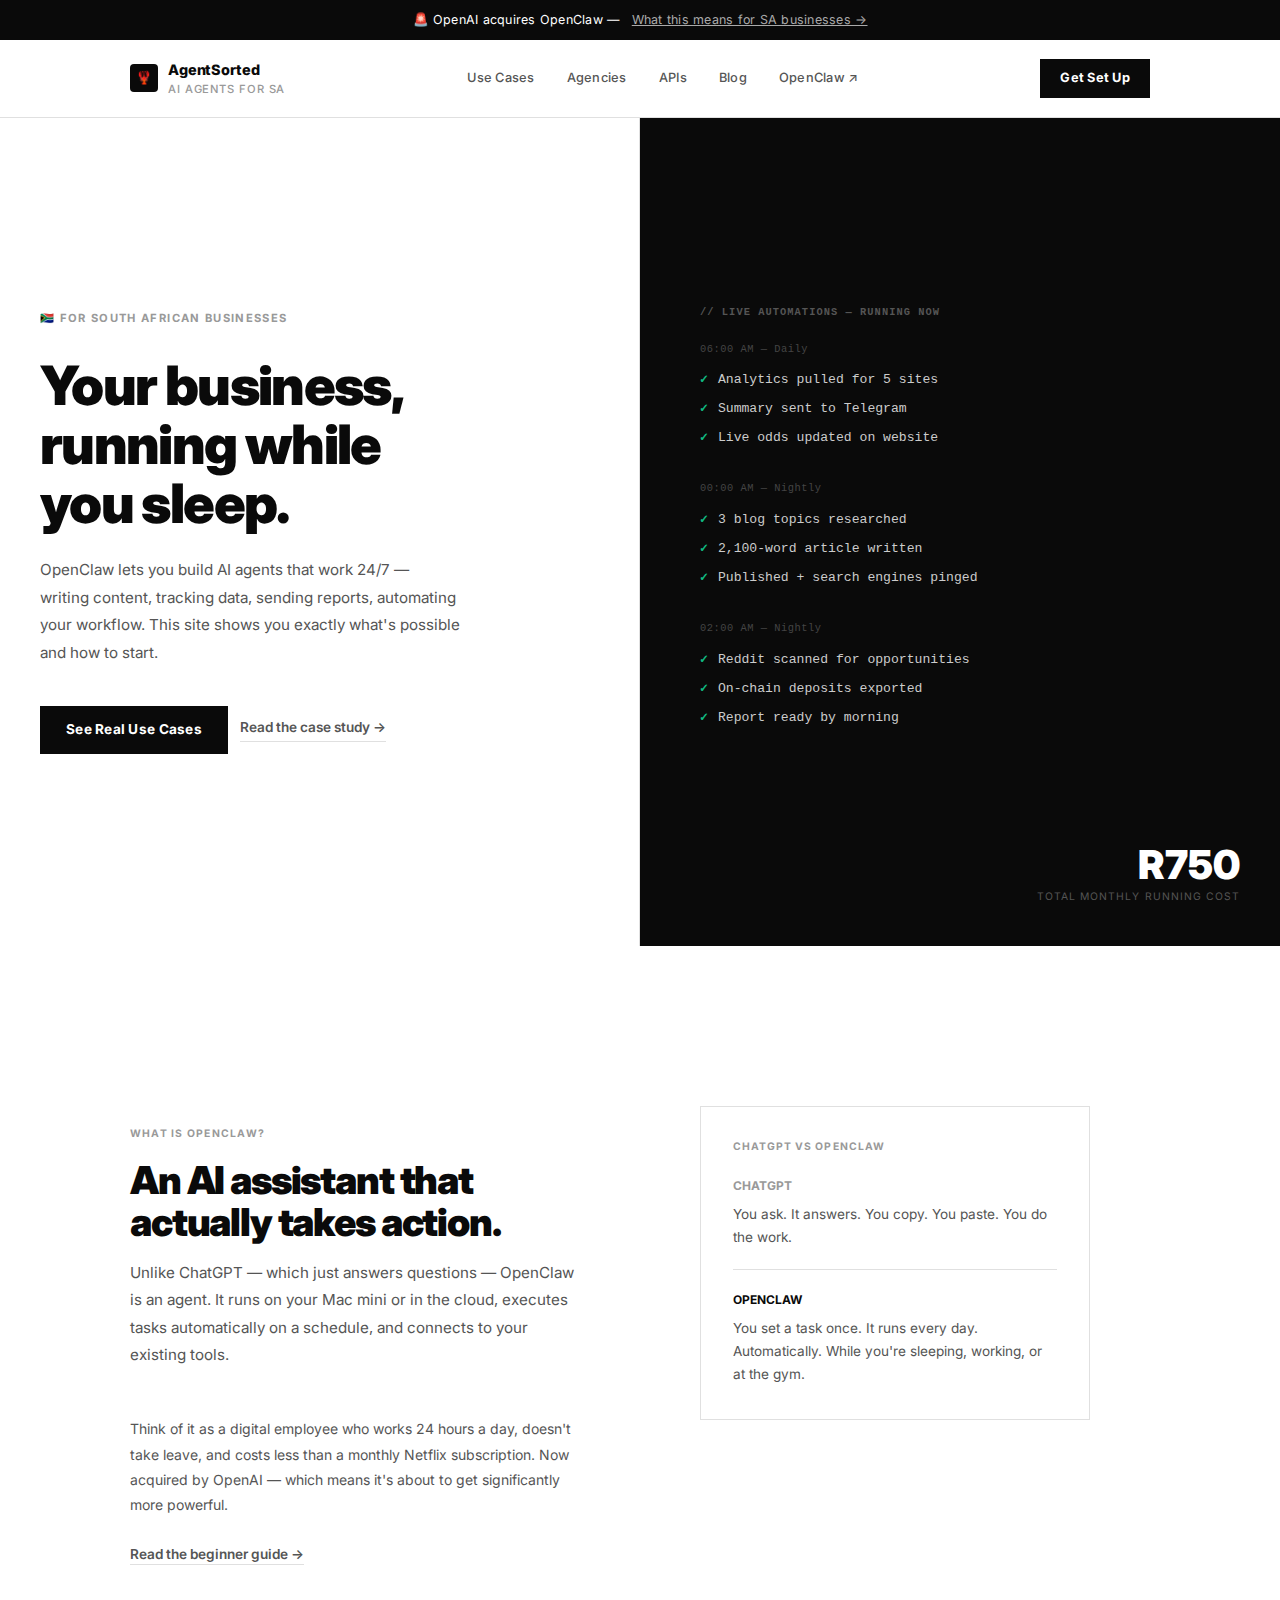
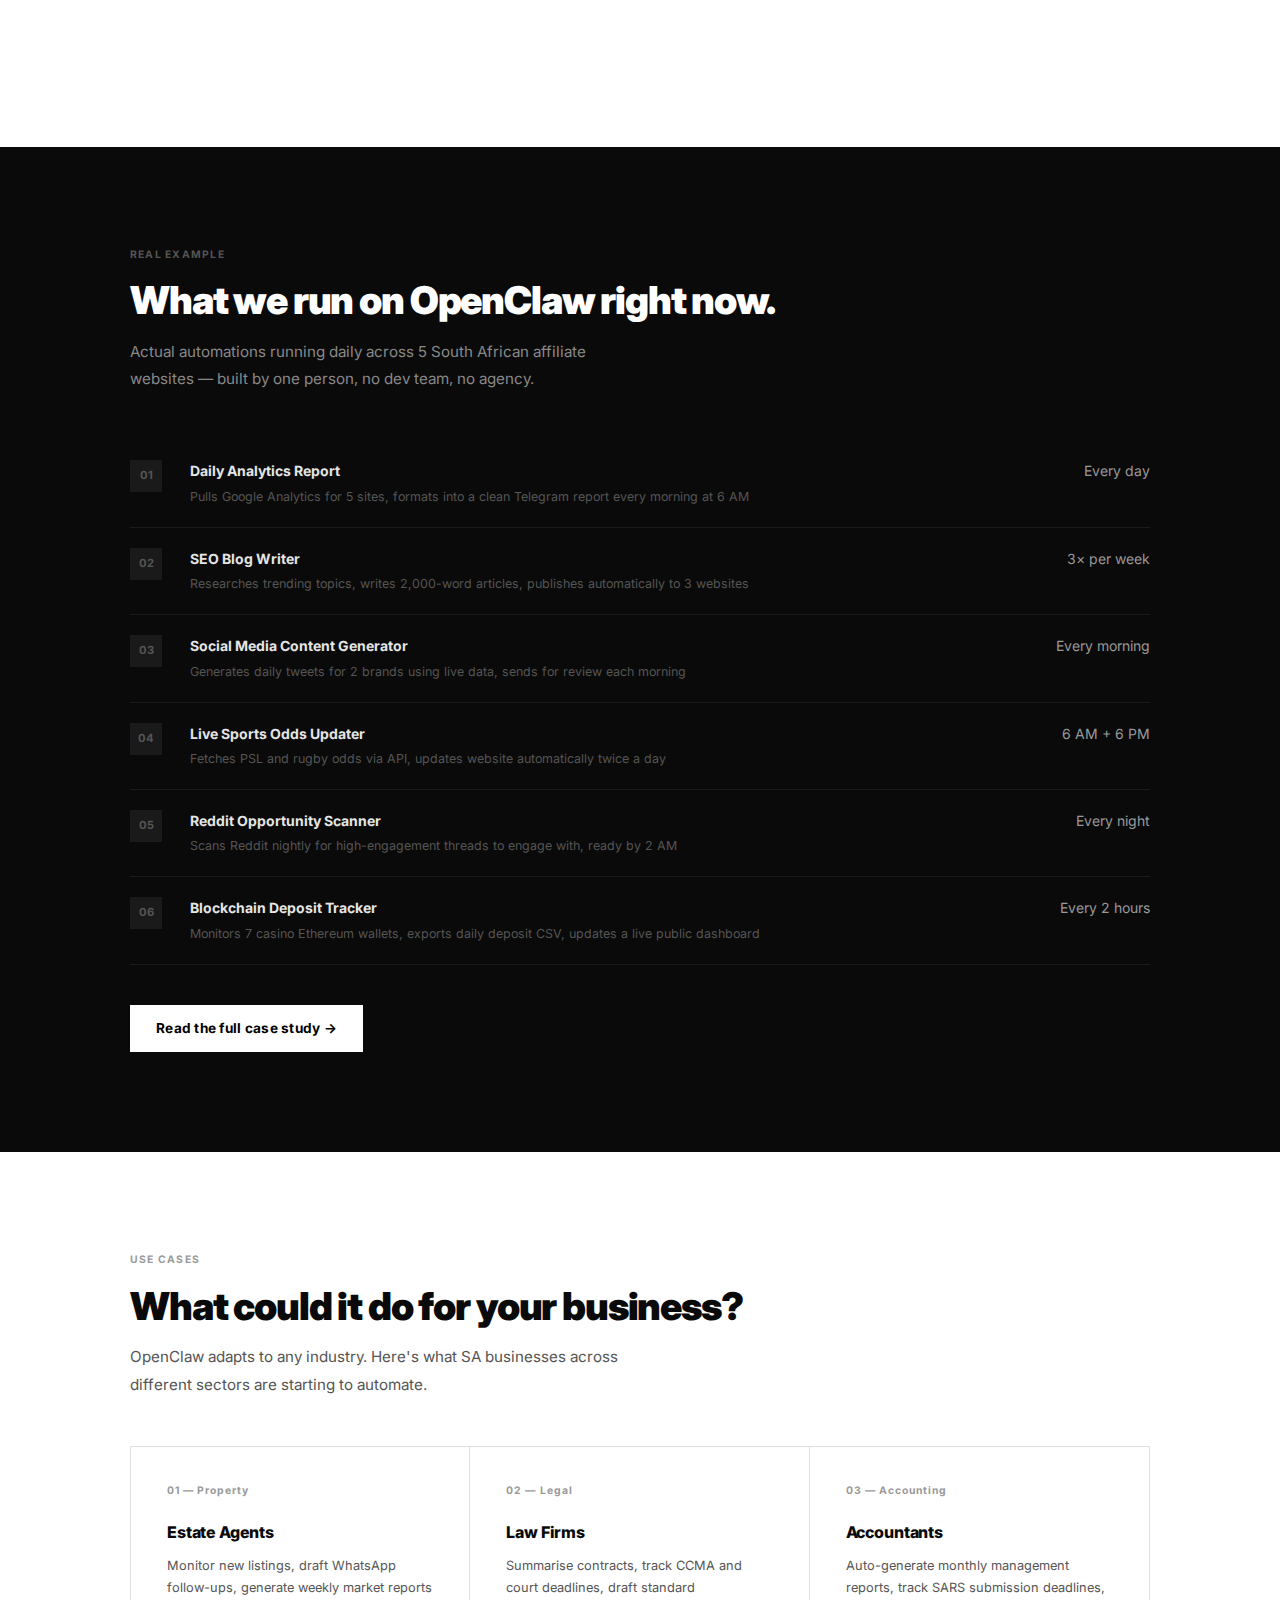
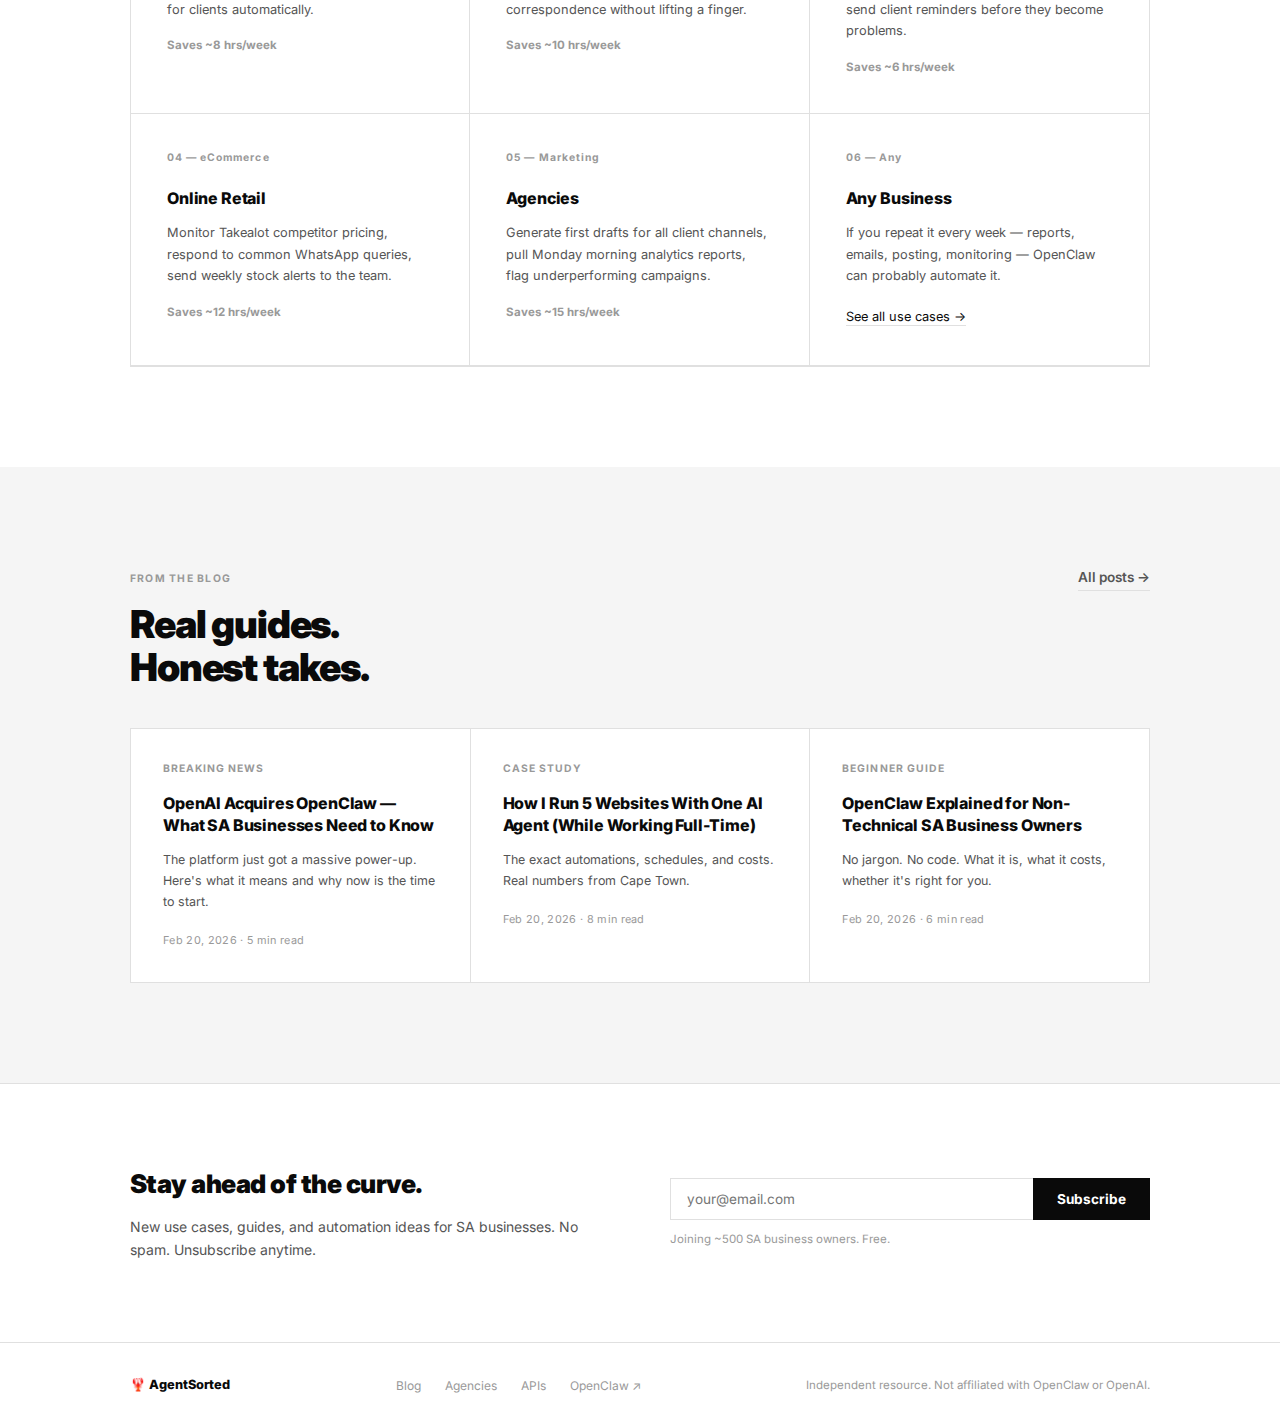
<file: index.html>
<!DOCTYPE html>
<html lang="en">
<head>
  <meta charset="UTF-8">
  <meta name="viewport" content="width=device-width, initial-scale=1.0">
  <title>AgentSorted — AI Agents for South African Businesses</title>
  <meta name="description" content="Real-world guides, use cases and automations for South African businesses using AI agents. See what's possible.">
  <link rel="stylesheet" href="/style.css">
  <link rel="preconnect" href="https://fonts.googleapis.com">
  <link href="https://fonts.googleapis.com/css2?family=Inter:wght@400;500;600;700;800;900&display=swap" rel="stylesheet">
</head>
<body>

  <!-- News strip -->
  <div class="news-strip">
    <span>🚨 OpenAI acquires OpenClaw — </span>
    <a href="/blog/openai-acquires-openclaw.html">What this means for SA businesses →</a>
  </div>

  <!-- Header -->
  <header class="site-header">
    <div class="container">
      <div class="header-inner">
        <a href="/" class="brand">
          <div class="brand-logo">🦞</div>
          <div>
            <div class="brand-name">AgentSorted</div>
            <div class="brand-sub">AI Agents for SA</div>
          </div>
        </a>
        <nav class="header-nav">
          <a href="/use-cases.html" class="nav-link">Use Cases</a>
          <a href="/agencies.html" class="nav-link">Agencies</a>
          <a href="/apis.html" class="nav-link">APIs</a>
          <a href="/blog/index.html" class="nav-link">Blog</a>
          <a href="https://openclaw.ai" class="nav-link" target="_blank" rel="noopener">OpenClaw ↗</a>
        </nav>
        <div class="header-right">
          <a href="/agencies.html#get-started" class="nav-cta">Get Set Up</a>
        </div>
      </div>
    </div>
  </header>

  <!-- Hero -->
  <section class="hero">
    <div class="hero-left">
      <div class="hero-eyebrow">🇿🇦 For South African businesses</div>
      <h1>Your business,<br>running while<br>you sleep.</h1>
      <p class="hero-desc">OpenClaw lets you build AI agents that work 24/7 — writing content, tracking data, sending reports, automating your workflow. This site shows you exactly what's possible and how to start.</p>
      <div class="hero-actions">
        <a href="/use-cases.html" class="btn-black">See Real Use Cases</a>
        <a href="/blog/5-websites-one-ai-agent.html" class="btn-ghost">Read the case study →</a>
      </div>
    </div>
    <div class="hero-right">
      <div class="hero-terminal">
        <div class="t-label">// Live automations — running now</div>
        <div class="t-block">
          <div class="t-time">06:00 AM — Daily</div>
          <div class="t-line"><span class="tick">✓</span> Analytics pulled for 5 sites</div>
          <div class="t-line"><span class="tick">✓</span> Summary sent to Telegram</div>
          <div class="t-line"><span class="tick">✓</span> Live odds updated on website</div>
        </div>
        <div class="t-block">
          <div class="t-time">00:00 AM — Nightly</div>
          <div class="t-line"><span class="tick">✓</span> 3 blog topics researched</div>
          <div class="t-line"><span class="tick">✓</span> 2,100-word article written</div>
          <div class="t-line"><span class="tick">✓</span> Published + search engines pinged</div>
        </div>
        <div class="t-block">
          <div class="t-time">02:00 AM — Nightly</div>
          <div class="t-line"><span class="tick">✓</span> Reddit scanned for opportunities</div>
          <div class="t-line"><span class="tick">✓</span> On-chain deposits exported</div>
          <div class="t-line"><span class="tick">✓</span> Report ready by morning</div>
        </div>
      </div>
      <div class="hero-stat">
        <div class="num">R750</div>
        <div class="lbl">Total monthly running cost</div>
      </div>
    </div>
  </section>

  <!-- What is OpenClaw -->
  <section class="section">
    <div class="container">
      <div class="split">
        <div class="split-text">
          <div class="s-eyebrow">What is OpenClaw?</div>
          <h2 class="s-title">An AI assistant that actually takes action.</h2>
          <p class="s-sub">Unlike ChatGPT — which just answers questions — OpenClaw is an agent. It runs on your Mac mini or in the cloud, executes tasks automatically on a schedule, and connects to your existing tools.</p>
          <p style="font-size:0.875rem;color:var(--text2);line-height:1.8;margin-bottom:24px;">Think of it as a digital employee who works 24 hours a day, doesn't take leave, and costs less than a monthly Netflix subscription. Now acquired by OpenAI — which means it's about to get significantly more powerful.</p>
          <a href="/blog/openclaw-for-beginners.html" class="btn-ghost">Read the beginner guide →</a>
        </div>
        <div class="split-visual" style="padding-left:60px;">
          <div style="border:1px solid var(--mid);padding:32px;">
            <div style="font-size:0.65rem;font-weight:700;text-transform:uppercase;letter-spacing:0.1em;color:var(--text3);margin-bottom:20px;">ChatGPT vs OpenClaw</div>
            <div style="margin-bottom:20px;">
              <div style="font-size:0.75rem;font-weight:700;margin-bottom:8px;color:var(--text3);">CHATGPT</div>
              <div style="font-size:0.85rem;color:var(--text2);line-height:1.7;">You ask. It answers. You copy. You paste. You do the work.</div>
            </div>
            <div style="height:1px;background:var(--mid);margin:20px 0;"></div>
            <div>
              <div style="font-size:0.75rem;font-weight:700;margin-bottom:8px;">OPENCLAW</div>
              <div style="font-size:0.85rem;color:var(--text2);line-height:1.7;">You set a task once. It runs every day. Automatically. While you're sleeping, working, or at the gym.</div>
            </div>
          </div>
        </div>
      </div>
    </div>
  </section>

  <!-- Real automations -->
  <section class="section bg-black">
    <div class="container">
      <div class="s-eyebrow">Real Example</div>
      <h2 class="s-title" style="color:white;">What we run on OpenClaw right now.</h2>
      <p class="s-sub">Actual automations running daily across 5 South African affiliate websites — built by one person, no dev team, no agency.</p>

      <table class="auto-table">
        <tbody>
          <tr>
            <td><div class="auto-num">01</div></td>
            <td>
              <div class="auto-name">Daily Analytics Report</div>
              <div class="auto-desc">Pulls Google Analytics for 5 sites, formats into a clean Telegram report every morning at 6 AM</div>
            </td>
            <td>Every day</td>
          </tr>
          <tr>
            <td><div class="auto-num">02</div></td>
            <td>
              <div class="auto-name">SEO Blog Writer</div>
              <div class="auto-desc">Researches trending topics, writes 2,000-word articles, publishes automatically to 3 websites</div>
            </td>
            <td>3× per week</td>
          </tr>
          <tr>
            <td><div class="auto-num">03</div></td>
            <td>
              <div class="auto-name">Social Media Content Generator</div>
              <div class="auto-desc">Generates daily tweets for 2 brands using live data, sends for review each morning</div>
            </td>
            <td>Every morning</td>
          </tr>
          <tr>
            <td><div class="auto-num">04</div></td>
            <td>
              <div class="auto-name">Live Sports Odds Updater</div>
              <div class="auto-desc">Fetches PSL and rugby odds via API, updates website automatically twice a day</div>
            </td>
            <td>6 AM + 6 PM</td>
          </tr>
          <tr>
            <td><div class="auto-num">05</div></td>
            <td>
              <div class="auto-name">Reddit Opportunity Scanner</div>
              <div class="auto-desc">Scans Reddit nightly for high-engagement threads to engage with, ready by 2 AM</div>
            </td>
            <td>Every night</td>
          </tr>
          <tr>
            <td><div class="auto-num">06</div></td>
            <td>
              <div class="auto-name">Blockchain Deposit Tracker</div>
              <div class="auto-desc">Monitors 7 casino Ethereum wallets, exports daily deposit CSV, updates a live public dashboard</div>
            </td>
            <td>Every 2 hours</td>
          </tr>
        </tbody>
      </table>

      <div style="margin-top:40px;">
        <a href="/blog/5-websites-one-ai-agent.html" class="btn-black" style="background:white;color:black;">Read the full case study →</a>
      </div>
    </div>
  </section>

  <!-- Use cases -->
  <section class="section">
    <div class="container">
      <div class="s-eyebrow">Use Cases</div>
      <h2 class="s-title">What could it do for your business?</h2>
      <p class="s-sub">OpenClaw adapts to any industry. Here's what SA businesses across different sectors are starting to automate.</p>

      <div class="cases-grid">
        <div class="case-item">
          <div class="case-num">01 — Property</div>
          <div class="case-industry">Estate Agents</div>
          <div class="case-desc">Monitor new listings, draft WhatsApp follow-ups, generate weekly market reports for clients automatically.</div>
          <div class="case-saves">Saves ~8 hrs/week</div>
        </div>
        <div class="case-item">
          <div class="case-num">02 — Legal</div>
          <div class="case-industry">Law Firms</div>
          <div class="case-desc">Summarise contracts, track CCMA and court deadlines, draft standard correspondence without lifting a finger.</div>
          <div class="case-saves">Saves ~10 hrs/week</div>
        </div>
        <div class="case-item">
          <div class="case-num">03 — Accounting</div>
          <div class="case-industry">Accountants</div>
          <div class="case-desc">Auto-generate monthly management reports, track SARS submission deadlines, send client reminders before they become problems.</div>
          <div class="case-saves">Saves ~6 hrs/week</div>
        </div>
        <div class="case-item">
          <div class="case-num">04 — eCommerce</div>
          <div class="case-industry">Online Retail</div>
          <div class="case-desc">Monitor Takealot competitor pricing, respond to common WhatsApp queries, send weekly stock alerts to the team.</div>
          <div class="case-saves">Saves ~12 hrs/week</div>
        </div>
        <div class="case-item">
          <div class="case-num">05 — Marketing</div>
          <div class="case-industry">Agencies</div>
          <div class="case-desc">Generate first drafts for all client channels, pull Monday morning analytics reports, flag underperforming campaigns.</div>
          <div class="case-saves">Saves ~15 hrs/week</div>
        </div>
        <div class="case-item">
          <div class="case-num">06 — Any</div>
          <div class="case-industry">Any Business</div>
          <div class="case-desc">If you repeat it every week — reports, emails, posting, monitoring — OpenClaw can probably automate it.</div>
          <a href="/use-cases.html" class="case-arrow">See all use cases →</a>
        </div>
      </div>
    </div>
  </section>

  <!-- Blog -->
  <section class="section bg-gray">
    <div class="container">
      <div style="display:flex;justify-content:space-between;align-items:baseline;margin-bottom:40px;">
        <div>
          <div class="s-eyebrow">From the Blog</div>
          <h2 class="s-title" style="margin-bottom:0;">Real guides.<br>Honest takes.</h2>
        </div>
        <a href="/blog/index.html" class="btn-ghost">All posts →</a>
      </div>

      <div class="blog-grid">
        <a href="/blog/openai-acquires-openclaw.html" class="blog-card">
          <div class="blog-card-tag">Breaking News</div>
          <div class="blog-card-title">OpenAI Acquires OpenClaw — What SA Businesses Need to Know</div>
          <div class="blog-card-excerpt">The platform just got a massive power-up. Here's what it means and why now is the time to start.</div>
          <div class="blog-card-meta">Feb 20, 2026 · 5 min read</div>
        </a>
        <a href="/blog/5-websites-one-ai-agent.html" class="blog-card">
          <div class="blog-card-tag">Case Study</div>
          <div class="blog-card-title">How I Run 5 Websites With One AI Agent (While Working Full-Time)</div>
          <div class="blog-card-excerpt">The exact automations, schedules, and costs. Real numbers from Cape Town.</div>
          <div class="blog-card-meta">Feb 20, 2026 · 8 min read</div>
        </a>
        <a href="/blog/openclaw-for-beginners.html" class="blog-card">
          <div class="blog-card-tag">Beginner Guide</div>
          <div class="blog-card-title">OpenClaw Explained for Non-Technical SA Business Owners</div>
          <div class="blog-card-excerpt">No jargon. No code. What it is, what it costs, whether it's right for you.</div>
          <div class="blog-card-meta">Feb 20, 2026 · 6 min read</div>
        </a>
      </div>
    </div>
  </section>

  <!-- Newsletter -->
  <div class="newsletter-section">
    <div class="container">
      <div class="newsletter-inner">
        <div>
          <h3 style="font-size:1.6rem;font-weight:900;letter-spacing:-0.02em;margin-bottom:10px;">Stay ahead of the curve.</h3>
          <p style="font-size:0.875rem;color:var(--text2);line-height:1.7;">New use cases, guides, and automation ideas for SA businesses. No spam. Unsubscribe anytime.</p>
        </div>
        <div>
          <form class="newsletter-form" onsubmit="return false;">
            <input class="newsletter-input" type="email" placeholder="your@email.com">
            <button class="newsletter-btn" type="submit">Subscribe</button>
          </form>
          <div class="newsletter-note">Joining ~500 SA business owners. Free.</div>
        </div>
      </div>
    </div>
  </div>

  <!-- Footer -->
  <footer class="site-footer">
    <div class="container">
      <div class="footer-inner">
        <div class="footer-brand">🦞 AgentSorted</div>
        <div class="footer-links">
          <a href="/blog/index.html">Blog</a>
          <a href="/agencies.html">Agencies</a>
          <a href="/apis.html">APIs</a>
          <a href="https://openclaw.ai" target="_blank" rel="noopener">OpenClaw ↗</a>
        </div>
        <div class="footer-copy">Independent resource. Not affiliated with OpenClaw or OpenAI.</div>
      </div>
    </div>
  </footer>

</body>
</html>
</file>
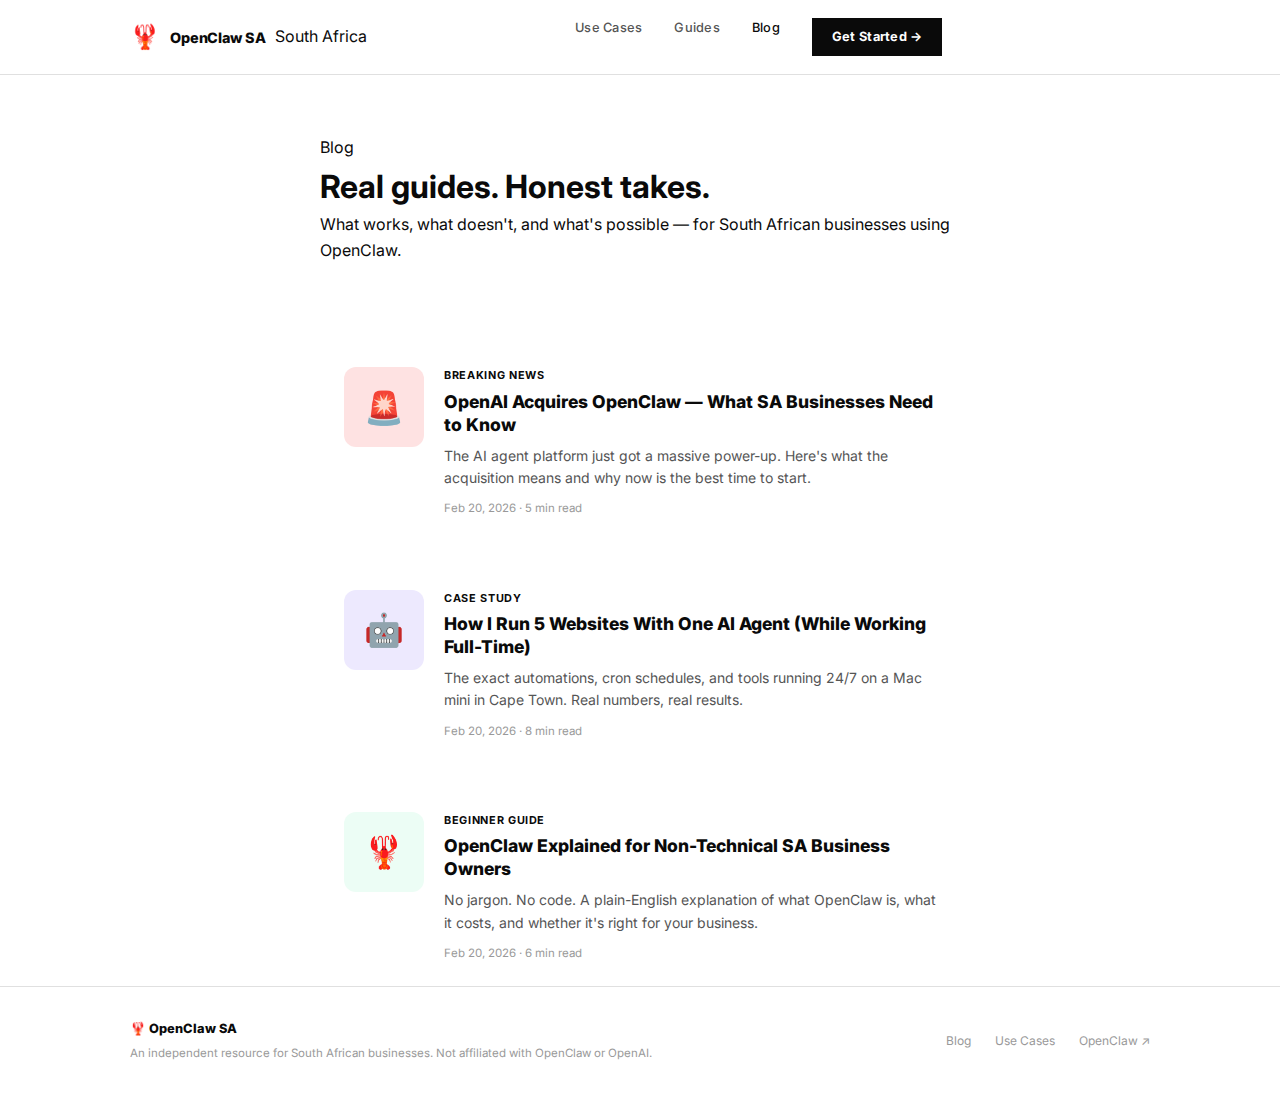
<file: blog/index.html>
<!DOCTYPE html>
<html lang="en">
<head>
  <meta charset="UTF-8">
  <meta name="viewport" content="width=device-width, initial-scale=1.0">
  <title>Blog — OpenClaw SA</title>
  <meta name="description" content="Real guides, use cases and automations for South African businesses using OpenClaw AI agents.">
  <link rel="stylesheet" href="/style.css">
  <link rel="preconnect" href="https://fonts.googleapis.com">
  <link href="https://fonts.googleapis.com/css2?family=Inter:wght@400;500;600;700;800;900&display=swap" rel="stylesheet">
  <style>
    .blog-header { padding: 60px 0 40px; }
    .blog-list { display: flex; flex-direction: column; gap: 24px; margin-top: 40px; }
    .blog-row { display: grid; grid-template-columns: 80px 1fr; gap: 20px; align-items: start; padding: 24px; border: 1px solid var(--border); border-radius: var(--radius); text-decoration: none; color: inherit; transition: all 0.2s; background: white; }
    .blog-row:hover { border-color: var(--accent); box-shadow: 0 4px 16px rgba(99,102,241,0.1); text-decoration: none; }
    .blog-row-icon { width: 80px; height: 80px; border-radius: 12px; display: flex; align-items: center; justify-content: center; font-size: 2rem; flex-shrink: 0; }
    .blog-row-tag { font-size: 0.68rem; font-weight: 700; text-transform: uppercase; letter-spacing: 0.06em; color: var(--accent); margin-bottom: 6px; }
    .blog-row-title { font-size: 1.1rem; font-weight: 800; color: var(--text); margin-bottom: 8px; line-height: 1.3; }
    .blog-row-excerpt { font-size: 0.875rem; color: var(--text2); line-height: 1.6; }
    .blog-row-meta { font-size: 0.72rem; color: var(--text3); margin-top: 10px; }
  </style>
</head>
<body>

  <header class="site-header">
    <div class="container">
      <div class="header-inner">
        <a href="/" class="brand">
          <span style="font-size:1.5rem;">🦞</span>
          <span class="brand-name">OpenClaw SA</span>
          <span class="brand-tag">South Africa</span>
        </a>
        <nav class="header-nav">
          <a href="/use-cases.html" class="nav-link">Use Cases</a>
          <a href="/guides.html" class="nav-link">Guides</a>
          <a href="/blog/index.html" class="nav-link" style="color:var(--accent);">Blog</a>
          <a href="/get-started.html" class="nav-cta">Get Started →</a>
        </nav>
      </div>
    </div>
  </header>

  <main>
    <div class="container-sm">
      <div class="blog-header">
        <div class="section-label">Blog</div>
        <h1 class="section-title">Real guides. Honest takes.</h1>
        <p class="section-sub">What works, what doesn't, and what's possible — for South African businesses using OpenClaw.</p>
      </div>

      <div class="blog-list">
        <a href="/blog/openai-acquires-openclaw.html" class="blog-row">
          <div class="blog-row-icon" style="background:#fee2e2;">🚨</div>
          <div>
            <div class="blog-row-tag">Breaking News</div>
            <div class="blog-row-title">OpenAI Acquires OpenClaw — What SA Businesses Need to Know</div>
            <div class="blog-row-excerpt">The AI agent platform just got a massive power-up. Here's what the acquisition means and why now is the best time to start.</div>
            <div class="blog-row-meta">Feb 20, 2026 · 5 min read</div>
          </div>
        </a>

        <a href="/blog/5-websites-one-ai-agent.html" class="blog-row">
          <div class="blog-row-icon" style="background:#ede9fe;">🤖</div>
          <div>
            <div class="blog-row-tag">Case Study</div>
            <div class="blog-row-title">How I Run 5 Websites With One AI Agent (While Working Full-Time)</div>
            <div class="blog-row-excerpt">The exact automations, cron schedules, and tools running 24/7 on a Mac mini in Cape Town. Real numbers, real results.</div>
            <div class="blog-row-meta">Feb 20, 2026 · 8 min read</div>
          </div>
        </a>

        <a href="/blog/openclaw-for-beginners.html" class="blog-row">
          <div class="blog-row-icon" style="background:#ecfdf5;">🦞</div>
          <div>
            <div class="blog-row-tag">Beginner Guide</div>
            <div class="blog-row-title">OpenClaw Explained for Non-Technical SA Business Owners</div>
            <div class="blog-row-excerpt">No jargon. No code. A plain-English explanation of what OpenClaw is, what it costs, and whether it's right for your business.</div>
            <div class="blog-row-meta">Feb 20, 2026 · 6 min read</div>
          </div>
        </a>
      </div>
    </div>
  </main>

  <footer class="site-footer">
    <div class="container">
      <div class="footer-inner">
        <div>
          <div class="footer-brand">🦞 OpenClaw SA</div>
          <div class="footer-copy" style="margin-top:4px;">An independent resource for South African businesses. Not affiliated with OpenClaw or OpenAI.</div>
        </div>
        <div class="footer-links">
          <a href="/blog/index.html">Blog</a>
          <a href="/use-cases.html">Use Cases</a>
          <a href="https://openclaw.ai" target="_blank" rel="noopener">OpenClaw ↗</a>
        </div>
      </div>
    </div>
  </footer>

</body>
</html>
</file>
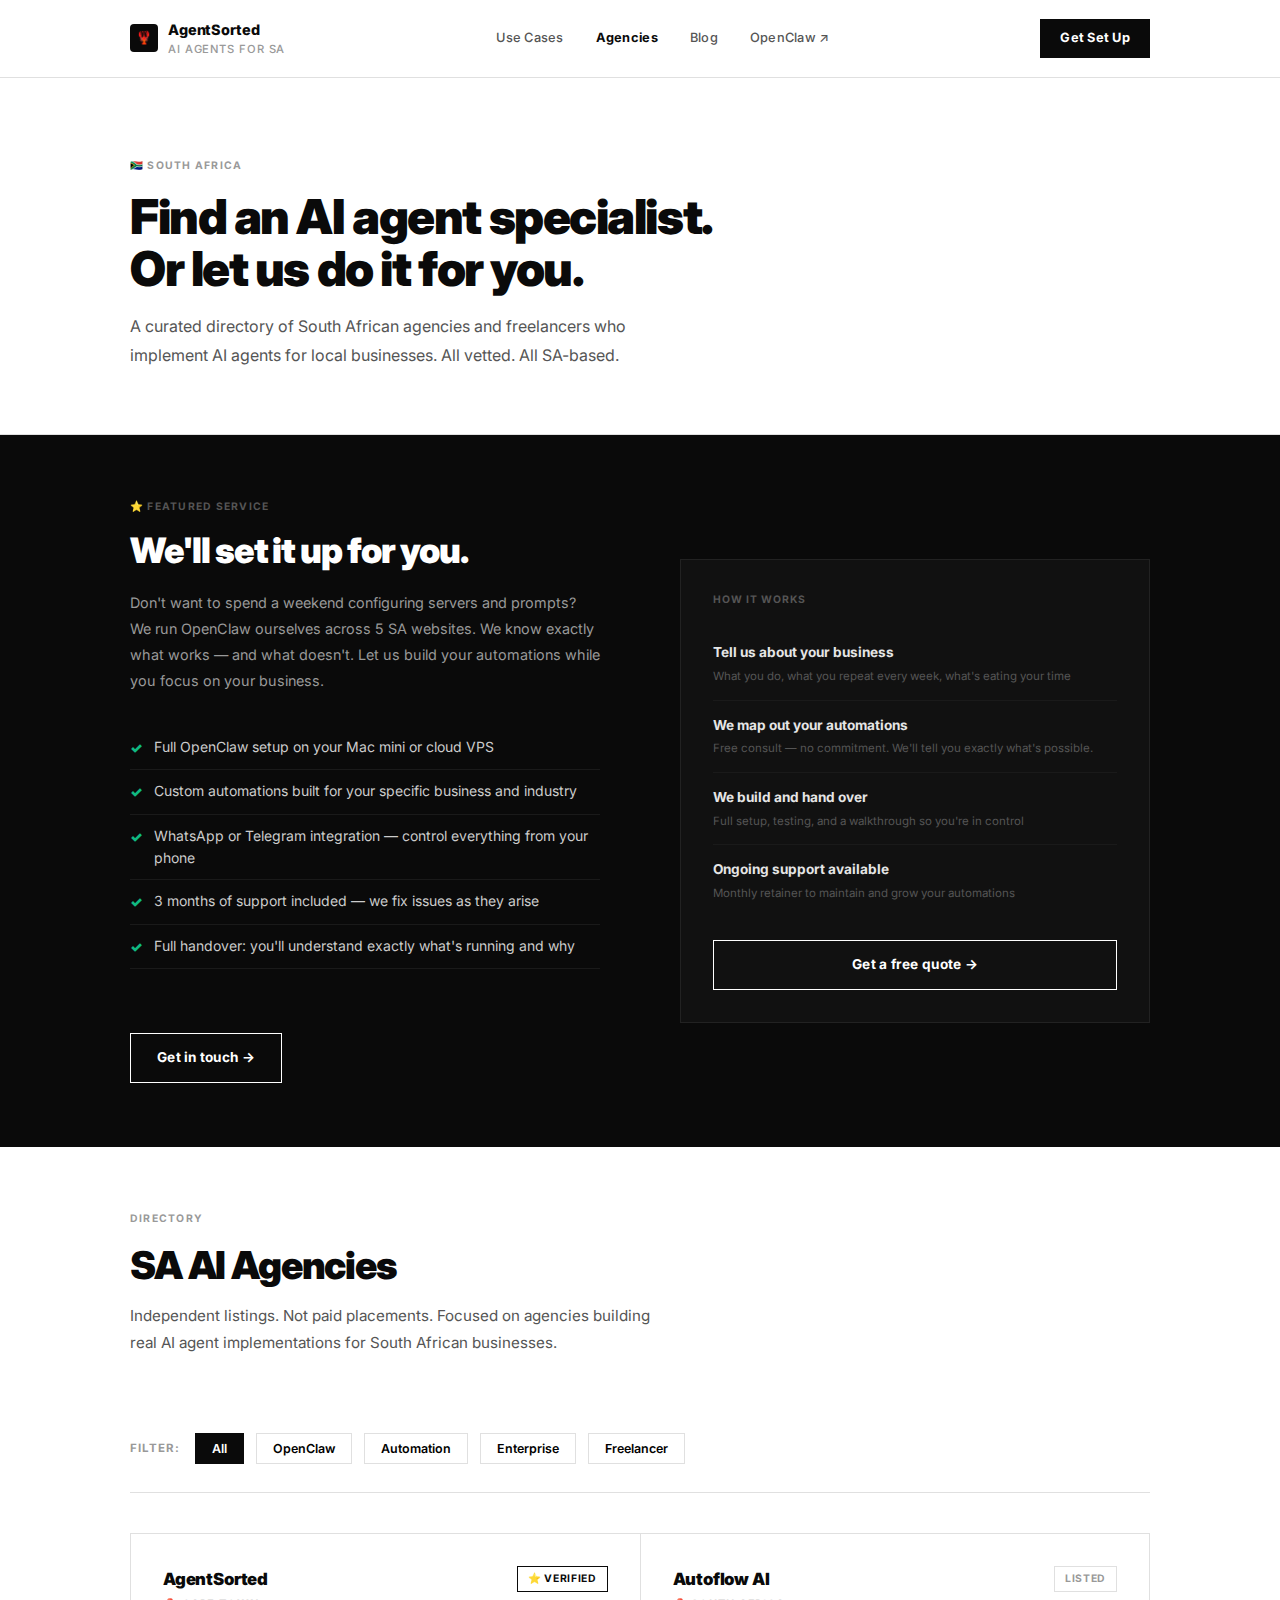
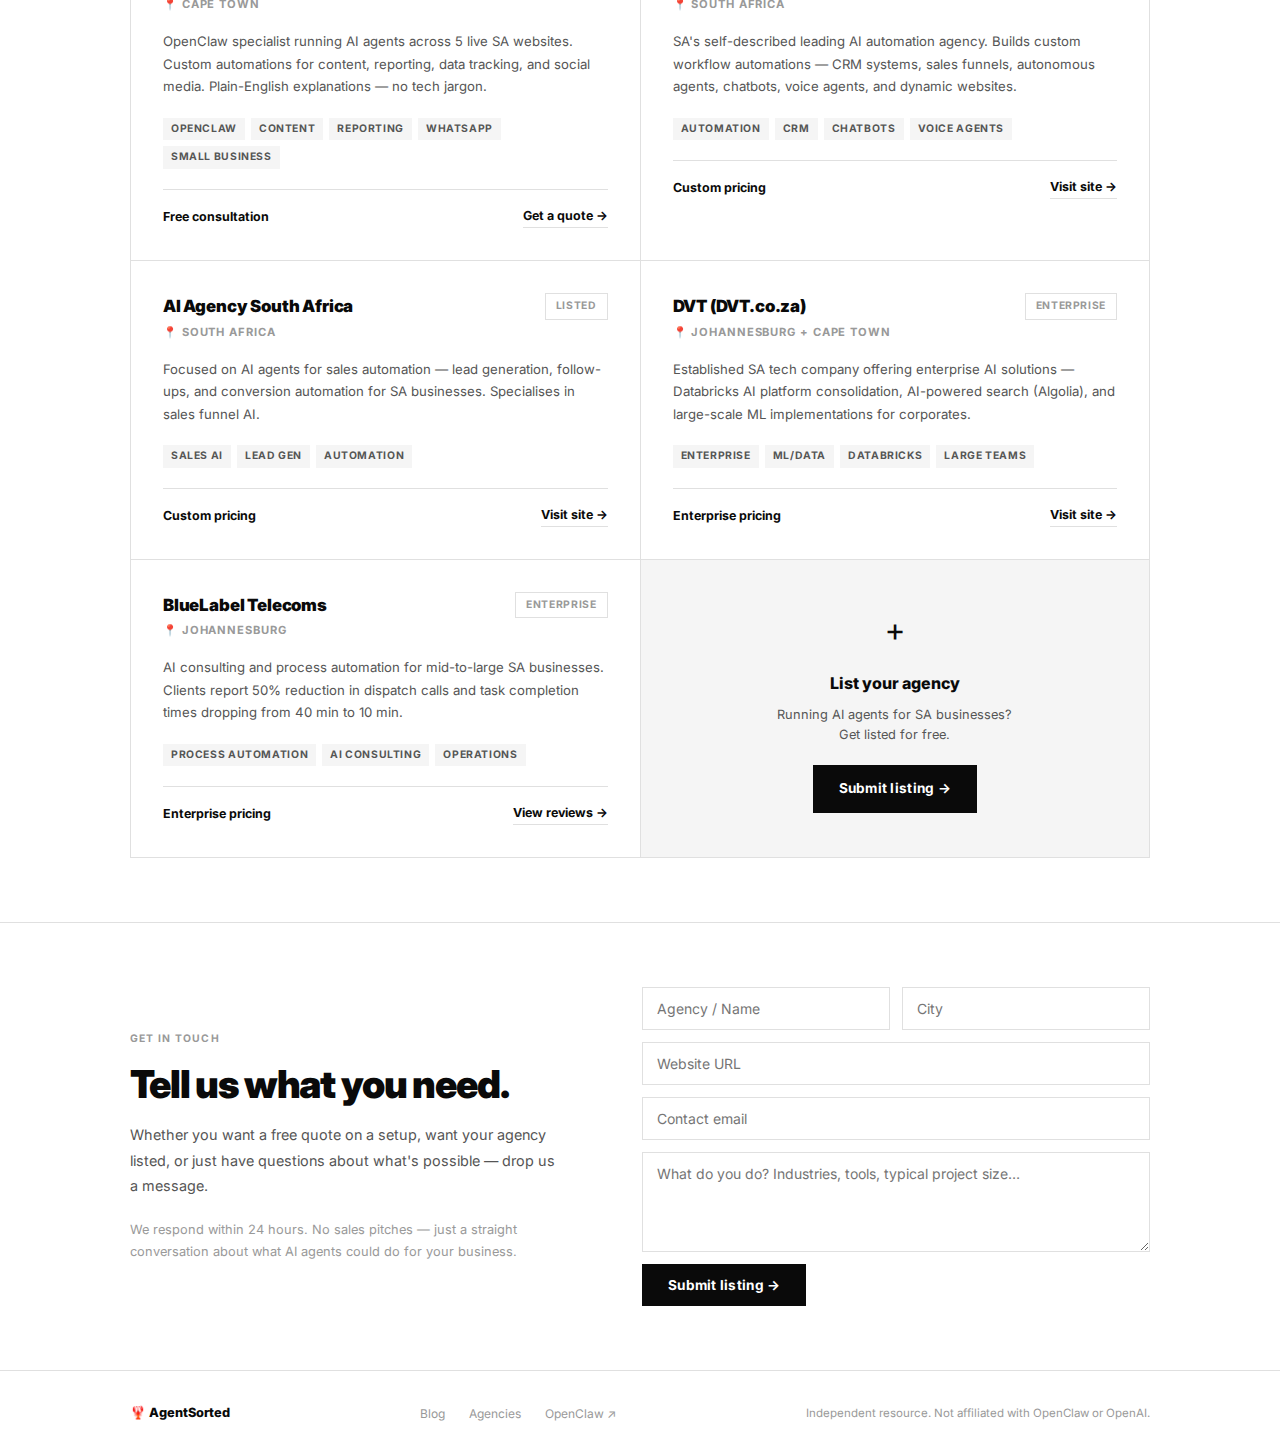
<file: agencies.html>
<!DOCTYPE html>
<html lang="en">
<head>
  <meta charset="UTF-8">
  <meta name="viewport" content="width=device-width, initial-scale=1.0">
  <title>AI Agents South Africa — Find an Agency or Get Set Up | AgentSorted</title>
  <meta name="description" content="Find a South African AI agency to set up your AI agents — or let us do it for you. Compare SA-based AI implementation specialists.">
  <link rel="canonical" href="https://agentsorted.co.za/agencies.html">
  <link rel="stylesheet" href="/style.css">
  <link rel="preconnect" href="https://fonts.googleapis.com">
  <link href="https://fonts.googleapis.com/css2?family=Inter:wght@400;500;600;700;800;900&display=swap" rel="stylesheet">
  <style>
    /* ── Hero ── */
    .page-hero { padding: 80px 0 64px; border-bottom: 1px solid var(--mid); }
    .page-hero h1 { font-size: 3rem; font-weight: 900; letter-spacing: -0.03em; line-height: 1.1; margin-bottom: 16px; max-width: 700px; }
    .page-hero p { font-size: 1rem; color: var(--text2); max-width: 560px; line-height: 1.8; }

    /* ── Featured service (Brandon) ── */
    .featured-service { background: var(--black); color: white; padding: 64px 0; }
    .fs-inner { display: grid; grid-template-columns: 1fr 1fr; gap: 80px; align-items: center; }
    .fs-eyebrow { font-size: 0.65rem; font-weight: 700; text-transform: uppercase; letter-spacing: 0.12em; color: #555; margin-bottom: 16px; }
    .fs-title { font-size: 2.2rem; font-weight: 900; letter-spacing: -0.03em; line-height: 1.1; margin-bottom: 20px; }
    .fs-desc { font-size: 0.9rem; color: #999; line-height: 1.8; margin-bottom: 32px; }
    .fs-list { list-style: none; margin-bottom: 36px; }
    .fs-list li { font-size: 0.875rem; color: #ccc; padding: 10px 0; border-bottom: 1px solid #1a1a1a; display: flex; align-items: flex-start; gap: 12px; }
    .fs-list li::before { content: '✓'; color: #10b981; font-weight: 900; flex-shrink: 0; margin-top: 1px; }
    .fs-price-card { background: #111; border: 1px solid #222; padding: 32px; }
    .fpc-label { font-size: 0.65rem; font-weight: 700; text-transform: uppercase; letter-spacing: 0.1em; color: #555; margin-bottom: 20px; }
    .price-row { display: flex; justify-content: space-between; align-items: baseline; padding: 14px 0; border-bottom: 1px solid #1a1a1a; }
    .price-row:last-of-type { border-bottom: none; }
    .pr-name { font-size: 0.85rem; font-weight: 700; color: #e5e5e5; }
    .pr-sub { font-size: 0.72rem; color: #555; margin-top: 3px; }
    .pr-price { font-size: 1rem; font-weight: 900; color: white; white-space: nowrap; }
    .btn-white-outline { border: 1px solid white; color: white; padding: 13px 26px; font-size: 0.85rem; font-weight: 700; display: inline-block; transition: all 0.15s; letter-spacing: 0.02em; margin-top: 28px; }
    .btn-white-outline:hover { background: white; color: black; }

    /* ── Filter bar ── */
    .filter-bar { padding: 28px 0; border-bottom: 1px solid var(--mid); display: flex; align-items: center; gap: 12px; flex-wrap: wrap; }
    .filter-label { font-size: 0.72rem; font-weight: 700; text-transform: uppercase; letter-spacing: 0.08em; color: var(--text3); margin-right: 4px; }
    .filter-btn { padding: 7px 16px; font-size: 0.78rem; font-weight: 600; border: 1px solid var(--mid); background: white; cursor: pointer; transition: all 0.15s; font-family: inherit; }
    .filter-btn:hover, .filter-btn.active { background: var(--black); color: white; border-color: var(--black); }

    /* ── Agency grid ── */
    .agency-section { padding: 64px 0; }
    .agency-grid { display: grid; grid-template-columns: repeat(2, 1fr); gap: 1px; background: var(--mid); border: 1px solid var(--mid); margin-top: 40px; }
    .agency-card { background: white; padding: 32px; transition: background 0.2s; }
    .agency-card:hover { background: var(--gray); }
    .ac-top { display: flex; justify-content: space-between; align-items: flex-start; margin-bottom: 16px; }
    .ac-name { font-size: 1.05rem; font-weight: 900; letter-spacing: -0.01em; }
    .ac-location { font-size: 0.7rem; font-weight: 700; text-transform: uppercase; letter-spacing: 0.08em; color: var(--text3); margin-top: 4px; }
    .ac-badge { font-size: 0.65rem; font-weight: 700; text-transform: uppercase; letter-spacing: 0.06em; padding: 4px 10px; border: 1px solid var(--mid); color: var(--text3); white-space: nowrap; }
    .ac-badge.verified { border-color: var(--black); color: var(--black); }
    .ac-desc { font-size: 0.825rem; color: var(--text2); line-height: 1.7; margin-bottom: 20px; }
    .ac-tags { display: flex; flex-wrap: wrap; gap: 6px; margin-bottom: 20px; }
    .ac-tag { font-size: 0.65rem; font-weight: 700; text-transform: uppercase; letter-spacing: 0.06em; padding: 3px 8px; background: var(--gray); color: var(--text2); }
    .ac-footer { display: flex; justify-content: space-between; align-items: center; padding-top: 16px; border-top: 1px solid var(--mid); }
    .ac-price { font-size: 0.78rem; font-weight: 700; color: var(--text); }
    .ac-price span { color: var(--text3); font-weight: 500; }
    .ac-link { font-size: 0.78rem; font-weight: 700; border-bottom: 1px solid var(--mid); padding-bottom: 1px; }
    .ac-link:hover { border-color: var(--black); }

    /* ── Submit CTA ── */
    .submit-section { padding: 64px 0; border-top: 1px solid var(--mid); }
    .submit-inner { display: grid; grid-template-columns: 1fr 1fr; gap: 80px; align-items: center; }
    .submit-form { display: flex; flex-direction: column; gap: 12px; }
    .form-row { display: grid; grid-template-columns: 1fr 1fr; gap: 12px; }
    .form-input { border: 1px solid var(--mid); padding: 12px 14px; font-size: 0.875rem; font-family: inherit; outline: none; transition: border-color 0.15s; }
    .form-input:focus { border-color: var(--black); }
    .form-input.full { grid-column: 1 / -1; }
    .form-textarea { border: 1px solid var(--mid); padding: 12px 14px; font-size: 0.875rem; font-family: inherit; outline: none; resize: vertical; min-height: 100px; transition: border-color 0.15s; }
    .form-textarea:focus { border-color: var(--black); }

    @media (max-width: 768px) {
      .page-hero h1 { font-size: 2rem; }
      .fs-inner { grid-template-columns: 1fr; gap: 40px; }
      .agency-grid { grid-template-columns: 1fr; }
      .submit-inner { grid-template-columns: 1fr; gap: 40px; }
      .form-row { grid-template-columns: 1fr; }
    }
  </style>
</head>
<body>

  <header class="site-header">
    <div class="container">
      <div class="header-inner">
        <a href="/" class="brand">
          <div class="brand-logo">🦞</div>
          <div>
            <div class="brand-name">AgentSorted</div>
            <div class="brand-sub">AI Agents for SA</div>
          </div>
        </a>
        <nav class="header-nav">
          <a href="/use-cases.html" class="nav-link">Use Cases</a>
          <a href="/agencies.html" class="nav-link" style="color:var(--black);font-weight:700;">Agencies</a>
          <a href="/blog/index.html" class="nav-link">Blog</a>
          <a href="https://openclaw.ai" class="nav-link" target="_blank" rel="noopener">OpenClaw ↗</a>
        </nav>
        <div class="header-right">
          <a href="#get-started" class="nav-cta">Get Set Up</a>
        </div>
      </div>
    </div>
  </header>

  <!-- Page hero -->
  <div class="page-hero">
    <div class="container">
      <div class="s-eyebrow">🇿🇦 South Africa</div>
      <h1>Find an AI agent specialist.<br>Or let us do it for you.</h1>
      <p>A curated directory of South African agencies and freelancers who implement AI agents for local businesses. All vetted. All SA-based.</p>
    </div>
  </div>

  <!-- Featured: AgentSorted setup service -->
  <section class="featured-service" id="get-started">
    <div class="container">
      <div class="fs-inner">
        <div>
          <div class="fs-eyebrow">⭐ Featured Service</div>
          <h2 class="fs-title">We'll set it up for you.</h2>
          <p class="fs-desc">Don't want to spend a weekend configuring servers and prompts? We run OpenClaw ourselves across 5 SA websites. We know exactly what works — and what doesn't. Let us build your automations while you focus on your business.</p>
          <ul class="fs-list">
            <li>Full OpenClaw setup on your Mac mini or cloud VPS</li>
            <li>Custom automations built for your specific business and industry</li>
            <li>WhatsApp or Telegram integration — control everything from your phone</li>
            <li>3 months of support included — we fix issues as they arise</li>
            <li>Full handover: you'll understand exactly what's running and why</li>
          </ul>
          <a href="#submit-enquiry" class="btn-white-outline">Get in touch →</a>
        </div>
        <div>
          <div class="fs-price-card">
            <div class="fpc-label">How it works</div>
            <div class="price-row">
              <div>
                <div class="pr-name">Tell us about your business</div>
                <div class="pr-sub">What you do, what you repeat every week, what's eating your time</div>
              </div>
            </div>
            <div class="price-row">
              <div>
                <div class="pr-name">We map out your automations</div>
                <div class="pr-sub">Free consult — no commitment. We'll tell you exactly what's possible.</div>
              </div>
            </div>
            <div class="price-row">
              <div>
                <div class="pr-name">We build and hand over</div>
                <div class="pr-sub">Full setup, testing, and a walkthrough so you're in control</div>
              </div>
            </div>
            <div class="price-row" style="border-bottom:none;">
              <div>
                <div class="pr-name">Ongoing support available</div>
                <div class="pr-sub">Monthly retainer to maintain and grow your automations</div>
              </div>
            </div>
            <a href="#submit-enquiry" class="btn-white-outline" style="display:block;text-align:center;margin-top:24px;">Get a free quote →</a>
          </div>
        </div>
      </div>
    </div>
  </section>

  <!-- Agency directory -->
  <section class="agency-section">
    <div class="container">
      <div class="s-eyebrow">Directory</div>
      <h2 class="s-title">SA AI Agencies</h2>
      <p class="s-sub">Independent listings. Not paid placements. Focused on agencies building real AI agent implementations for South African businesses.</p>

      <div class="filter-bar">
        <span class="filter-label">Filter:</span>
        <button class="filter-btn active" onclick="filterAgencies('all', this)">All</button>
        <button class="filter-btn" onclick="filterAgencies('openclaw', this)">OpenClaw</button>
        <button class="filter-btn" onclick="filterAgencies('automation', this)">Automation</button>
        <button class="filter-btn" onclick="filterAgencies('enterprise', this)">Enterprise</button>
        <button class="filter-btn" onclick="filterAgencies('freelancer', this)">Freelancer</button>
      </div>

      <div class="agency-grid" id="agencyGrid">

        <div class="agency-card" data-tags="openclaw automation freelancer">
          <div class="ac-top">
            <div>
              <div class="ac-name">AgentSorted</div>
              <div class="ac-location">📍 Cape Town</div>
            </div>
            <div class="ac-badge verified">⭐ Verified</div>
          </div>
          <div class="ac-desc">OpenClaw specialist running AI agents across 5 live SA websites. Custom automations for content, reporting, data tracking, and social media. Plain-English explanations — no tech jargon.</div>
          <div class="ac-tags">
            <span class="ac-tag">OpenClaw</span>
            <span class="ac-tag">Content</span>
            <span class="ac-tag">Reporting</span>
            <span class="ac-tag">WhatsApp</span>
            <span class="ac-tag">Small Business</span>
          </div>
          <div class="ac-footer">
            <div class="ac-price">Free consultation</div>
            <a href="#submit-enquiry" class="ac-link">Get a quote →</a>
          </div>
        </div>

        <div class="agency-card" data-tags="automation enterprise">
          <div class="ac-top">
            <div>
              <div class="ac-name">Autoflow AI</div>
              <div class="ac-location">📍 South Africa</div>
            </div>
            <div class="ac-badge">Listed</div>
          </div>
          <div class="ac-desc">SA's self-described leading AI automation agency. Builds custom workflow automations — CRM systems, sales funnels, autonomous agents, chatbots, voice agents, and dynamic websites.</div>
          <div class="ac-tags">
            <span class="ac-tag">Automation</span>
            <span class="ac-tag">CRM</span>
            <span class="ac-tag">Chatbots</span>
            <span class="ac-tag">Voice Agents</span>
          </div>
          <div class="ac-footer">
            <div class="ac-price">Custom pricing</div>
            <a href="https://autoflowai.co.za" target="_blank" rel="noopener" class="ac-link">Visit site →</a>
          </div>
        </div>

        <div class="agency-card" data-tags="automation enterprise">
          <div class="ac-top">
            <div>
              <div class="ac-name">AI Agency South Africa</div>
              <div class="ac-location">📍 South Africa</div>
            </div>
            <div class="ac-badge">Listed</div>
          </div>
          <div class="ac-desc">Focused on AI agents for sales automation — lead generation, follow-ups, and conversion automation for SA businesses. Specialises in sales funnel AI.</div>
          <div class="ac-tags">
            <span class="ac-tag">Sales AI</span>
            <span class="ac-tag">Lead Gen</span>
            <span class="ac-tag">Automation</span>
          </div>
          <div class="ac-footer">
            <div class="ac-price">Custom pricing</div>
            <a href="https://aiagencysouthafrica.co.za" target="_blank" rel="noopener" class="ac-link">Visit site →</a>
          </div>
        </div>

        <div class="agency-card" data-tags="enterprise">
          <div class="ac-top">
            <div>
              <div class="ac-name">DVT (DVT.co.za)</div>
              <div class="ac-location">📍 Johannesburg + Cape Town</div>
            </div>
            <div class="ac-badge">Enterprise</div>
          </div>
          <div class="ac-desc">Established SA tech company offering enterprise AI solutions — Databricks AI platform consolidation, AI-powered search (Algolia), and large-scale ML implementations for corporates.</div>
          <div class="ac-tags">
            <span class="ac-tag">Enterprise</span>
            <span class="ac-tag">ML/Data</span>
            <span class="ac-tag">Databricks</span>
            <span class="ac-tag">Large Teams</span>
          </div>
          <div class="ac-footer">
            <div class="ac-price">Enterprise pricing</div>
            <a href="https://dvt.co.za/services/ai-solutions" target="_blank" rel="noopener" class="ac-link">Visit site →</a>
          </div>
        </div>

        <div class="agency-card" data-tags="enterprise automation">
          <div class="ac-top">
            <div>
              <div class="ac-name">BlueLabel Telecoms</div>
              <div class="ac-location">📍 Johannesburg</div>
            </div>
            <div class="ac-badge">Enterprise</div>
          </div>
          <div class="ac-desc">AI consulting and process automation for mid-to-large SA businesses. Clients report 50% reduction in dispatch calls and task completion times dropping from 40 min to 10 min.</div>
          <div class="ac-tags">
            <span class="ac-tag">Process Automation</span>
            <span class="ac-tag">AI Consulting</span>
            <span class="ac-tag">Operations</span>
          </div>
          <div class="ac-footer">
            <div class="ac-price">Enterprise pricing</div>
            <a href="https://clutch.co/za/developers/artificial-intelligence" target="_blank" rel="noopener" class="ac-link">View reviews →</a>
          </div>
        </div>

        <!-- Submit card -->
        <div class="agency-card" style="background:var(--gray);display:flex;flex-direction:column;justify-content:center;align-items:center;text-align:center;min-height:240px;">
          <div style="font-size:2rem;margin-bottom:16px;">+</div>
          <div style="font-weight:800;margin-bottom:8px;">List your agency</div>
          <div style="font-size:0.8rem;color:var(--text2);margin-bottom:20px;max-width:240px;line-height:1.6;">Running AI agents for SA businesses? Get listed for free.</div>
          <a href="#submit" class="btn-black">Submit listing →</a>
        </div>

      </div>
    </div>
  </section>

  <!-- Submit form -->
  <section class="submit-section" id="submit-enquiry">
    <div class="container">
      <div class="submit-inner">
        <div>
          <div class="s-eyebrow">Get in touch</div>
          <h2 class="s-title">Tell us what you need.</h2>
          <p style="font-size:0.9rem;color:var(--text2);line-height:1.8;margin-bottom:20px;">Whether you want a free quote on a setup, want your agency listed, or just have questions about what's possible — drop us a message.</p>
          <p style="font-size:0.8rem;color:var(--text3);line-height:1.7;">We respond within 24 hours. No sales pitches — just a straight conversation about what AI agents could do for your business.</p>
        </div>
        <form class="submit-form" onsubmit="return handleSubmit(event)">
          <div class="form-row">
            <input class="form-input" type="text" placeholder="Agency / Name" required>
            <input class="form-input" type="text" placeholder="City">
          </div>
          <input class="form-input full" type="url" placeholder="Website URL" required>
          <input class="form-input full" type="email" placeholder="Contact email" required>
          <textarea class="form-textarea" placeholder="What do you do? Industries, tools, typical project size…" required></textarea>
          <button type="submit" class="btn-black" style="align-self:flex-start;border:none;cursor:pointer;padding:13px 26px;font-family:inherit;font-size:0.85rem;font-weight:700;">Submit listing →</button>
        </form>
      </div>
    </div>
  </section>

  <footer class="site-footer">
    <div class="container">
      <div class="footer-inner">
        <div class="footer-brand">🦞 AgentSorted</div>
        <div class="footer-links">
          <a href="/blog/index.html">Blog</a>
          <a href="/agencies.html">Agencies</a>
          <a href="https://openclaw.ai" target="_blank" rel="noopener">OpenClaw ↗</a>
        </div>
        <div class="footer-copy">Independent resource. Not affiliated with OpenClaw or OpenAI.</div>
      </div>
    </div>
  </footer>

  <script>
    function filterAgencies(tag, btn) {
      document.querySelectorAll('.filter-btn').forEach(b => b.classList.remove('active'));
      btn.classList.add('active');
      document.querySelectorAll('.agency-card').forEach(card => {
        if (tag === 'all' || (card.dataset.tags || '').includes(tag)) {
          card.style.display = '';
        } else {
          card.style.display = 'none';
        }
      });
    }

    function handleSubmit(e) {
      e.preventDefault();
      e.target.innerHTML = '<p style="font-weight:700;font-size:1rem;">✅ Submission received. We\'ll review within 48 hours.</p>';
      return false;
    }
  </script>
</body>
</html>
</file>
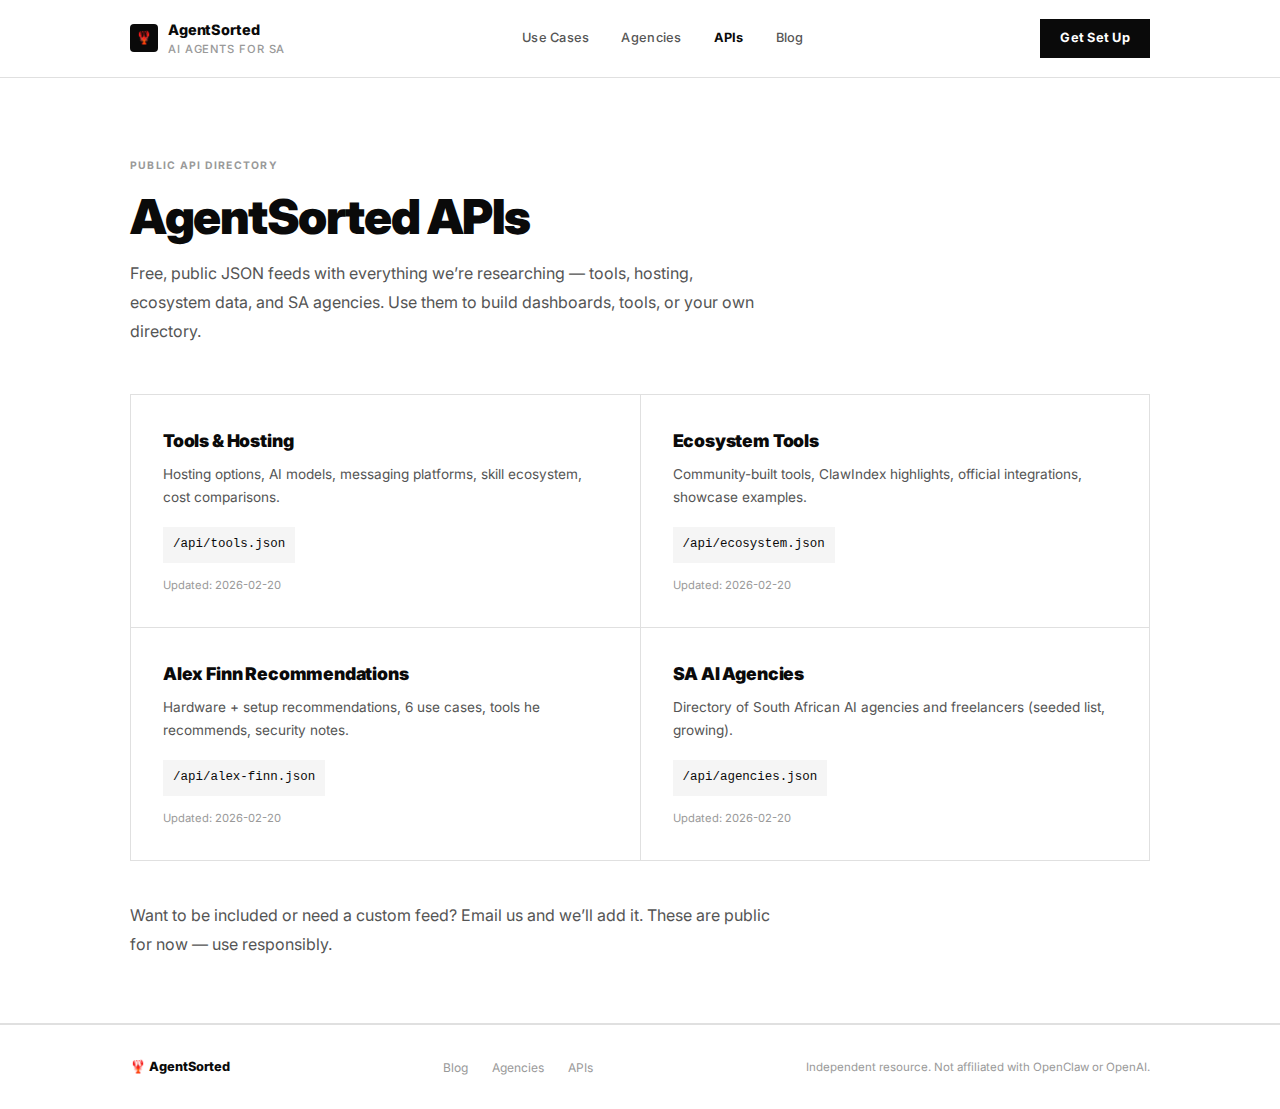
<file: apis.html>
<!DOCTYPE html>
<html lang="en">
<head>
  <meta charset="UTF-8">
  <meta name="viewport" content="width=device-width, initial-scale=1.0">
  <title>AgentSorted APIs — Public Data Feeds</title>
  <meta name="description" content="Public JSON APIs for AgentSorted: tools, ecosystem, Alex Finn recommendations, and SA AI agencies.">
  <link rel="canonical" href="https://agentsorted.co.za/apis.html">
  <link rel="stylesheet" href="/style.css">
  <link rel="preconnect" href="https://fonts.googleapis.com">
  <link href="https://fonts.googleapis.com/css2?family=Inter:wght@400;500;600;700;800;900&display=swap" rel="stylesheet">
  <style>
    .page-hero { padding: 80px 0 64px; border-bottom: 1px solid var(--mid); }
    .page-hero h1 { font-size: 3rem; font-weight: 900; letter-spacing: -0.03em; line-height: 1.1; margin-bottom: 16px; }
    .page-hero p { font-size: 1rem; color: var(--text2); max-width: 640px; line-height: 1.8; }
    .api-grid { display: grid; grid-template-columns: 1fr 1fr; gap: 1px; background: var(--mid); border: 1px solid var(--mid); margin-top: 48px; }
    .api-card { background: white; padding: 32px; }
    .api-card:hover { background: var(--gray); }
    .api-title { font-size: 1.1rem; font-weight: 900; letter-spacing: -0.01em; margin-bottom: 8px; }
    .api-desc { font-size: 0.85rem; color: var(--text2); line-height: 1.7; margin-bottom: 18px; }
    .api-url { font-family: monospace; font-size: 0.78rem; background: var(--gray); padding: 8px 10px; display: inline-block; }
    .api-meta { font-size: 0.7rem; color: var(--text3); margin-top: 14px; }
    .note { margin-top: 40px; font-size: 0.8rem; color: var(--text3); line-height: 1.7; }
    @media (max-width: 768px) {
      .page-hero h1 { font-size: 2rem; }
      .api-grid { grid-template-columns: 1fr; }
    }
  </style>
</head>
<body>

  <header class="site-header">
    <div class="container">
      <div class="header-inner">
        <a href="/" class="brand">
          <div class="brand-logo">🦞</div>
          <div>
            <div class="brand-name">AgentSorted</div>
            <div class="brand-sub">AI Agents for SA</div>
          </div>
        </a>
        <nav class="header-nav">
          <a href="/use-cases.html" class="nav-link">Use Cases</a>
          <a href="/agencies.html" class="nav-link">Agencies</a>
          <a href="/apis.html" class="nav-link" style="color:var(--black);font-weight:700;">APIs</a>
          <a href="/blog/index.html" class="nav-link">Blog</a>
        </nav>
        <div class="header-right">
          <a href="/agencies.html#get-started" class="nav-cta">Get Set Up</a>
        </div>
      </div>
    </div>
  </header>

  <div class="page-hero">
    <div class="container">
      <div class="s-eyebrow">Public API Directory</div>
      <h1>AgentSorted APIs</h1>
      <p>Free, public JSON feeds with everything we’re researching — tools, hosting, ecosystem data, and SA agencies. Use them to build dashboards, tools, or your own directory.</p>

      <div class="api-grid">
        <div class="api-card">
          <div class="api-title">Tools & Hosting</div>
          <div class="api-desc">Hosting options, AI models, messaging platforms, skill ecosystem, cost comparisons.</div>
          <div class="api-url">/api/tools.json</div>
          <div class="api-meta">Updated: 2026-02-20</div>
        </div>
        <div class="api-card">
          <div class="api-title">Ecosystem Tools</div>
          <div class="api-desc">Community-built tools, ClawIndex highlights, official integrations, showcase examples.</div>
          <div class="api-url">/api/ecosystem.json</div>
          <div class="api-meta">Updated: 2026-02-20</div>
        </div>
        <div class="api-card">
          <div class="api-title">Alex Finn Recommendations</div>
          <div class="api-desc">Hardware + setup recommendations, 6 use cases, tools he recommends, security notes.</div>
          <div class="api-url">/api/alex-finn.json</div>
          <div class="api-meta">Updated: 2026-02-20</div>
        </div>
        <div class="api-card">
          <div class="api-title">SA AI Agencies</div>
          <div class="api-desc">Directory of South African AI agencies and freelancers (seeded list, growing).</div>
          <div class="api-url">/api/agencies.json</div>
          <div class="api-meta">Updated: 2026-02-20</div>
        </div>
      </div>

      <p class="note">Want to be included or need a custom feed? Email us and we’ll add it. These are public for now — use responsibly.</p>
    </div>
  </div>

  <footer class="site-footer">
    <div class="container">
      <div class="footer-inner">
        <div class="footer-brand">🦞 AgentSorted</div>
        <div class="footer-links">
          <a href="/blog/index.html">Blog</a>
          <a href="/agencies.html">Agencies</a>
          <a href="/apis.html">APIs</a>
        </div>
        <div class="footer-copy">Independent resource. Not affiliated with OpenClaw or OpenAI.</div>
      </div>
    </div>
  </footer>

</body>
</html>
</file>
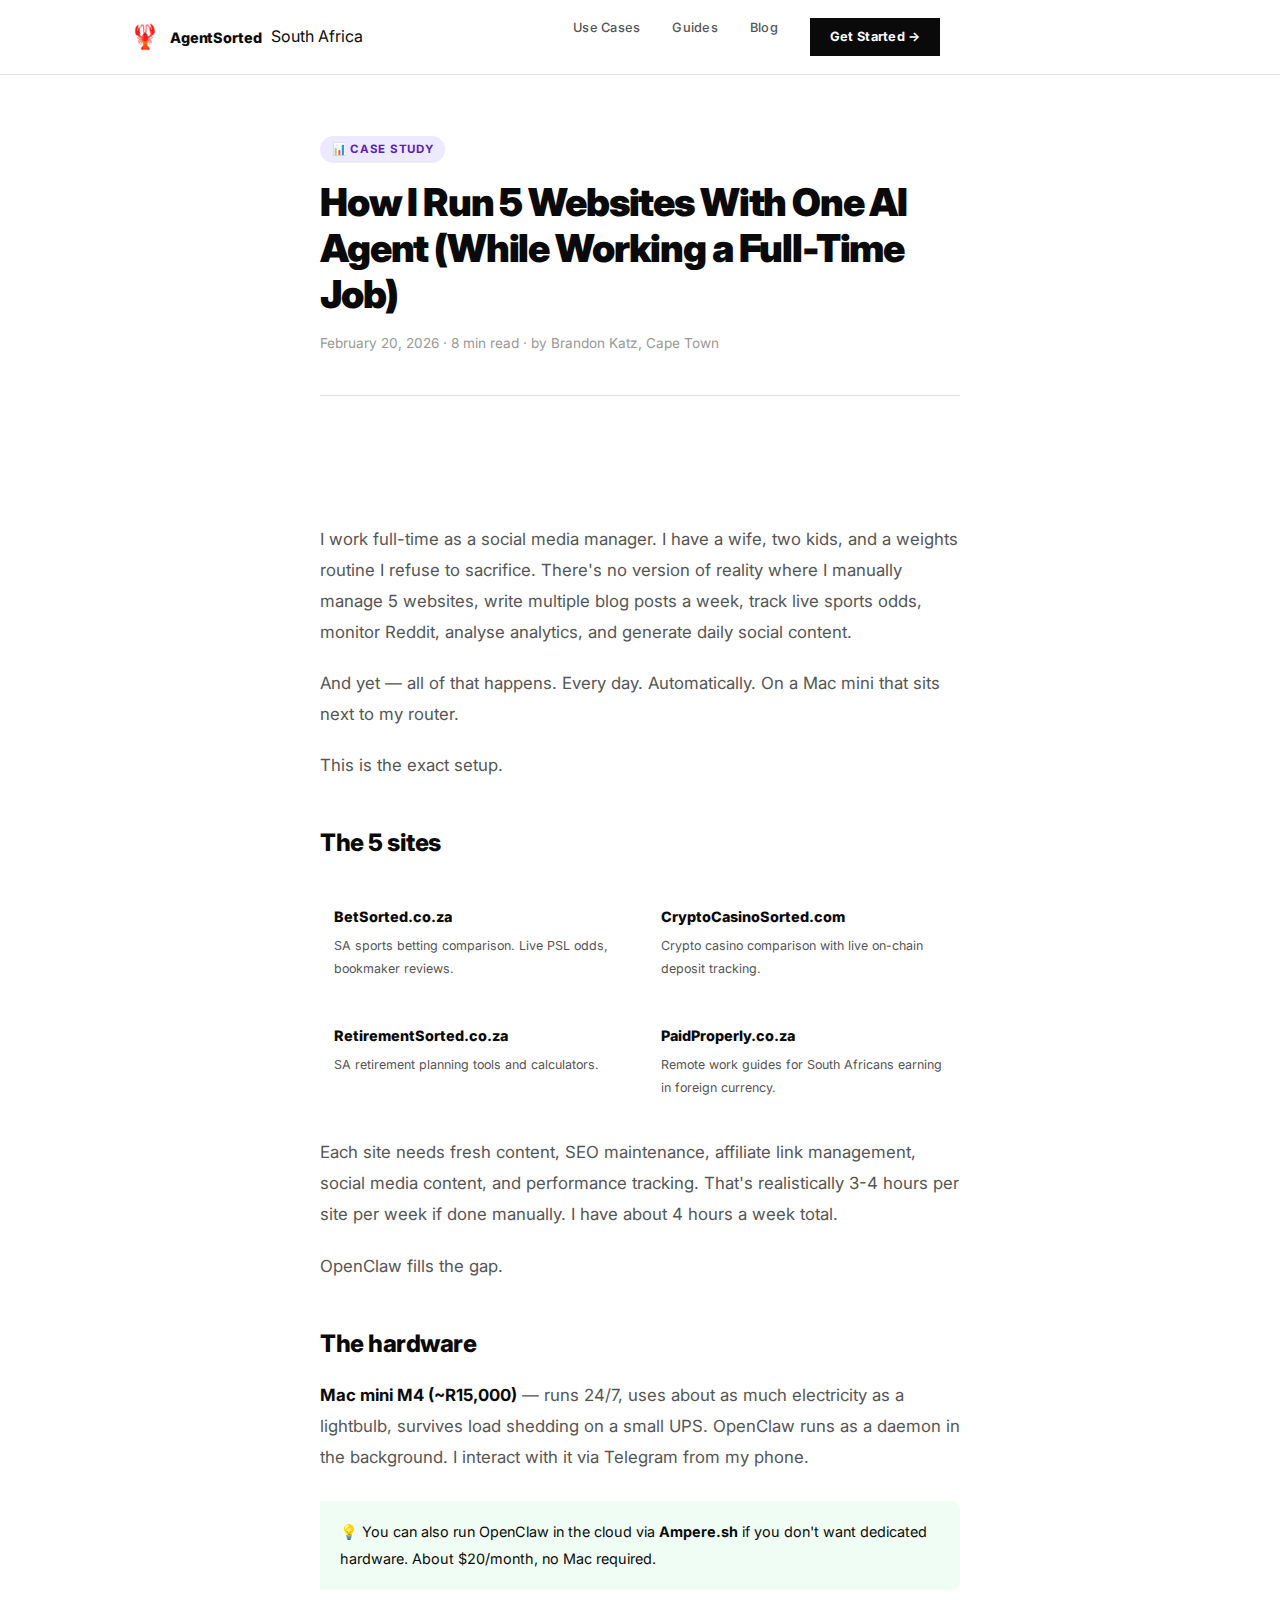
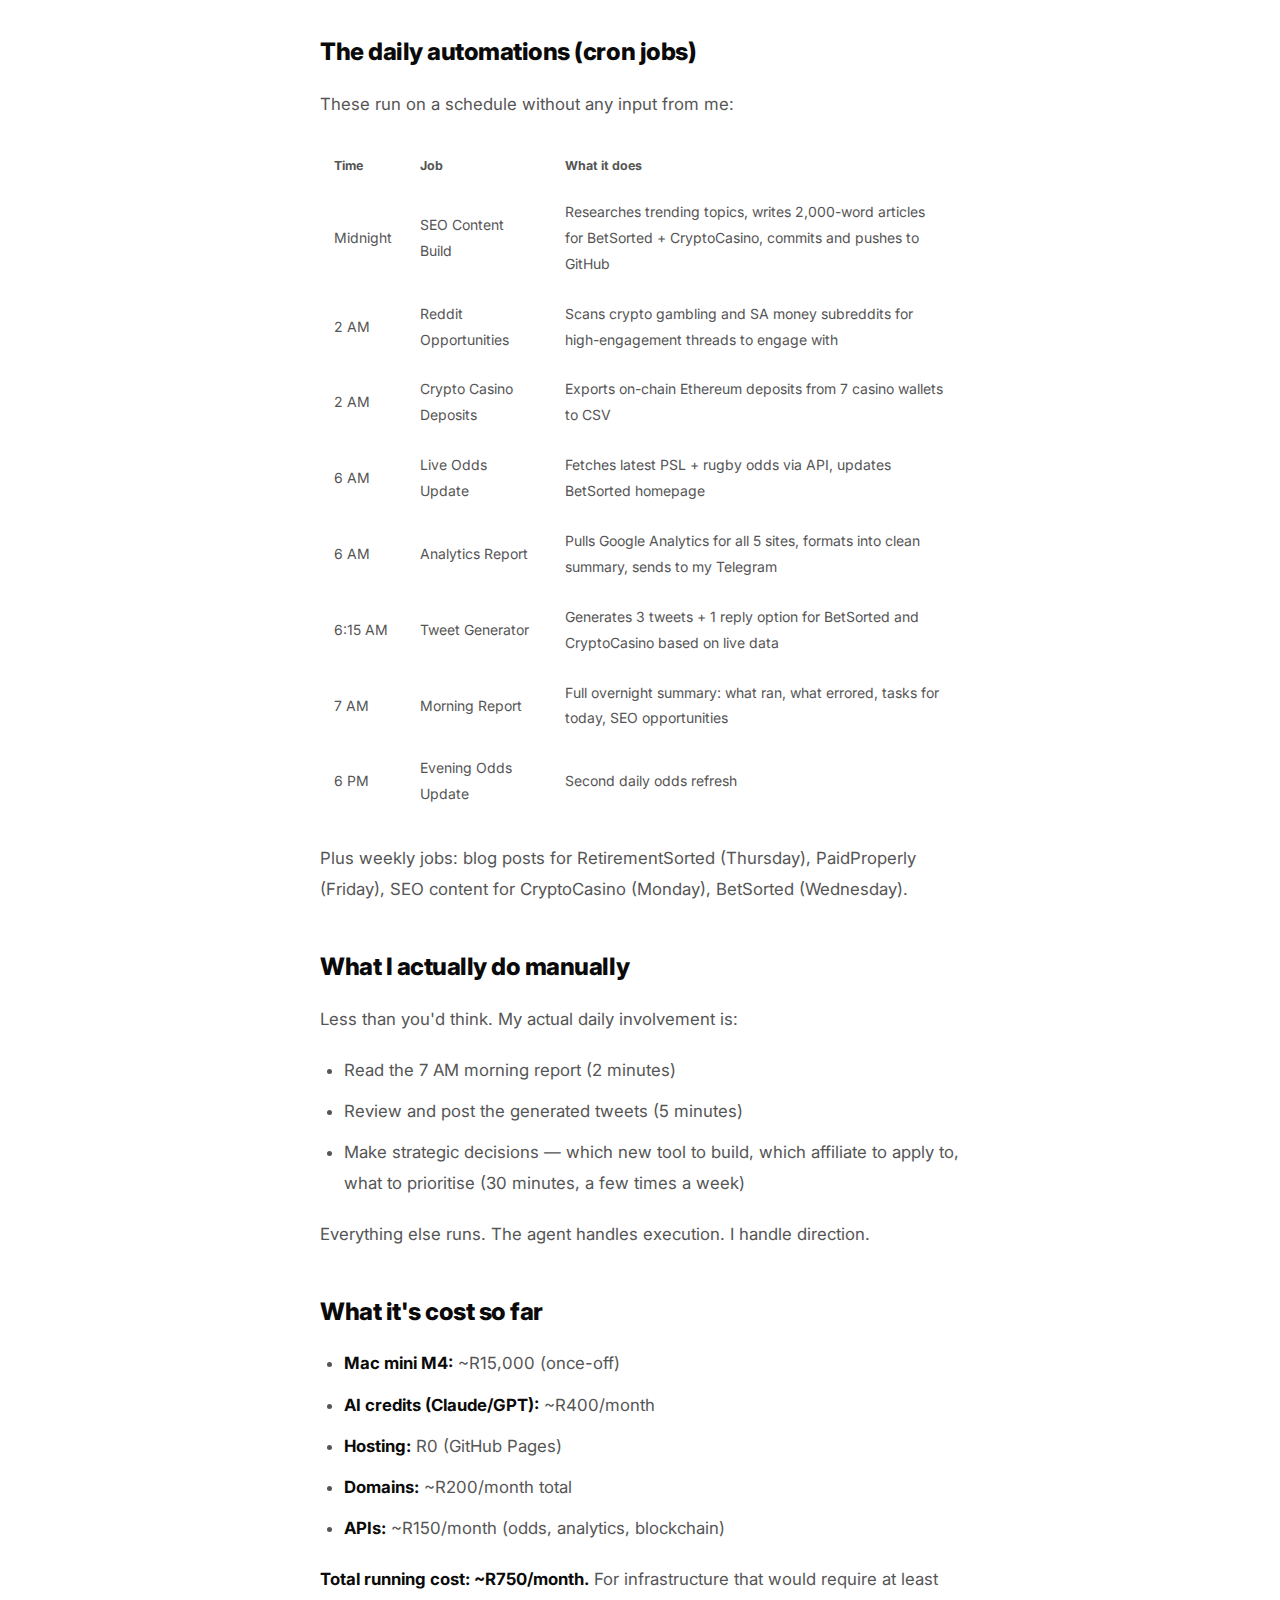
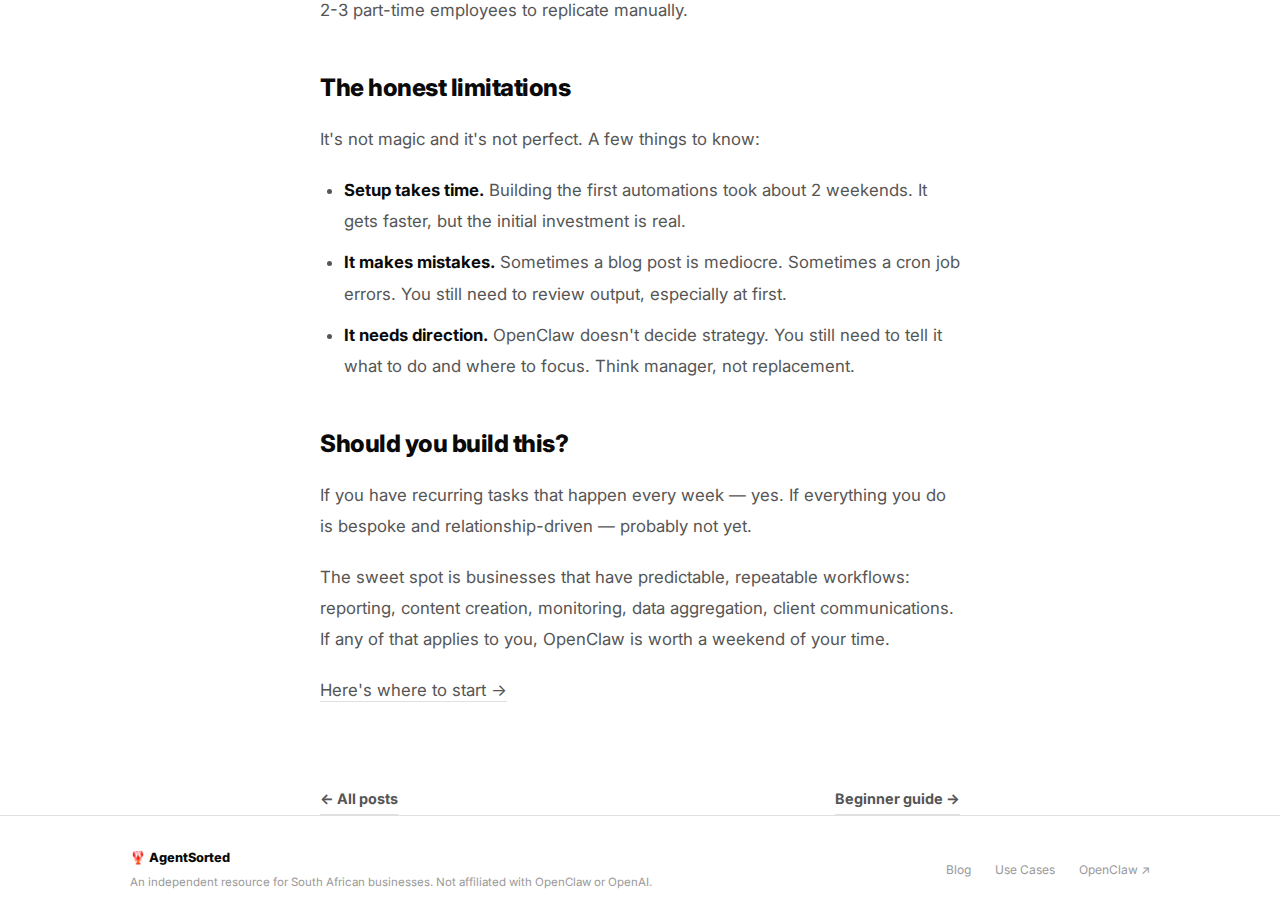
<file: blog/5-websites-one-ai-agent.html>
<!DOCTYPE html>
<html lang="en">
<head>
  <meta charset="UTF-8">
  <meta name="viewport" content="width=device-width, initial-scale=1.0">
  <title>How I Run 5 Websites With One AI Agent | AgentSorted Case Study</title>
  <meta name="description" content="The exact automations, cron schedules, and workflows running 24/7 on a Mac mini in Cape Town — managing 5 affiliate websites while working a full-time job.">
  <link rel="stylesheet" href="/style.css">
  <link rel="preconnect" href="https://fonts.googleapis.com">
  <link href="https://fonts.googleapis.com/css2?family=Inter:wght@400;500;600;700;800;900&display=swap" rel="stylesheet">
  <style>
    .post-header { padding: 60px 0 40px; border-bottom: 1px solid var(--border); margin-bottom: 40px; }
    .post-tag { display: inline-block; background: #ede9fe; color: #5b21b6; font-size: 0.72rem; font-weight: 700; padding: 4px 12px; border-radius: 100px; text-transform: uppercase; letter-spacing: 0.06em; margin-bottom: 16px; }
    .post-title { font-size: 2.4rem; font-weight: 900; line-height: 1.2; margin-bottom: 16px; }
    .post-meta { font-size: 0.85rem; color: var(--text3); }
    .post-body { font-size: 1.05rem; line-height: 1.85; color: var(--text2); }
    .post-body h2 { font-size: 1.5rem; font-weight: 800; color: var(--text); margin: 40px 0 14px; }
    .post-body h3 { font-size: 1.15rem; font-weight: 700; color: var(--text); margin: 28px 0 10px; }
    .post-body p { margin-bottom: 20px; }
    .post-body ul, .post-body ol { padding-left: 24px; margin-bottom: 20px; }
    .post-body li { margin-bottom: 10px; }
    .post-body strong { color: var(--text); }
    .post-body a { color: var(--accent); }
    .callout { background: #f0fdf4; border-left: 4px solid var(--green); border-radius: 0 8px 8px 0; padding: 18px 20px; margin: 28px 0; }
    .callout p { margin: 0; color: var(--text); }
    .cron-table { width: 100%; border-collapse: collapse; margin: 24px 0; font-size: 0.875rem; }
    .cron-table th { background: var(--bg3); padding: 10px 14px; text-align: left; font-weight: 700; font-size: 0.78rem; color: var(--text2); }
    .cron-table td { padding: 12px 14px; border-bottom: 1px solid var(--border); color: var(--text2); }
    .cron-table tr:last-child td { border-bottom: none; }
    .status-ok { display: inline-block; width: 8px; height: 8px; background: var(--green); border-radius: 50%; margin-right: 6px; }
    .post-nav { border-top: 1px solid var(--border); padding-top: 32px; margin-top: 48px; display: flex; justify-content: space-between; }
    .post-nav a { font-weight: 700; font-size: 0.9rem; }
    .sites-grid { display: grid; grid-template-columns: 1fr 1fr; gap: 14px; margin: 24px 0; }
    .site-chip { background: var(--bg3); border: 1px solid var(--border); border-radius: 10px; padding: 14px; }
    .site-chip .s-name { font-weight: 800; color: var(--text); font-size: 0.9rem; }
    .site-chip .s-desc { font-size: 0.78rem; color: var(--text2); margin-top: 4px; }
  </style>
</head>
<body>

  <header class="site-header">
    <div class="container">
      <div class="header-inner">
        <a href="/" class="brand">
          <span style="font-size:1.5rem;">🦞</span>
          <span class="brand-name">AgentSorted</span>
          <span class="brand-tag">South Africa</span>
        </a>
        <nav class="header-nav">
          <a href="/use-cases.html" class="nav-link">Use Cases</a>
          <a href="/guides.html" class="nav-link">Guides</a>
          <a href="/blog/index.html" class="nav-link">Blog</a>
          <a href="/get-started.html" class="nav-cta">Get Started →</a>
        </nav>
      </div>
    </div>
  </header>

  <main>
    <div class="container-sm">
      <div class="post-header">
        <div class="post-tag">📊 Case Study</div>
        <h1 class="post-title">How I Run 5 Websites With One AI Agent (While Working a Full-Time Job)</h1>
        <div class="post-meta">February 20, 2026 · 8 min read · by Brandon Katz, Cape Town</div>
      </div>

      <div class="post-body">
        <p>I work full-time as a social media manager. I have a wife, two kids, and a weights routine I refuse to sacrifice. There's no version of reality where I manually manage 5 websites, write multiple blog posts a week, track live sports odds, monitor Reddit, analyse analytics, and generate daily social content.</p>

        <p>And yet — all of that happens. Every day. Automatically. On a Mac mini that sits next to my router.</p>

        <p>This is the exact setup.</p>

        <h2>The 5 sites</h2>
        <div class="sites-grid">
          <div class="site-chip"><div class="s-name">BetSorted.co.za</div><div class="s-desc">SA sports betting comparison. Live PSL odds, bookmaker reviews.</div></div>
          <div class="site-chip"><div class="s-name">CryptoCasinoSorted.com</div><div class="s-desc">Crypto casino comparison with live on-chain deposit tracking.</div></div>
          <div class="site-chip"><div class="s-name">RetirementSorted.co.za</div><div class="s-desc">SA retirement planning tools and calculators.</div></div>
          <div class="site-chip"><div class="s-name">PaidProperly.co.za</div><div class="s-desc">Remote work guides for South Africans earning in foreign currency.</div></div>
        </div>
        <p>Each site needs fresh content, SEO maintenance, affiliate link management, social media content, and performance tracking. That's realistically 3-4 hours per site per week if done manually. I have about 4 hours a week total.</p>
        <p>OpenClaw fills the gap.</p>

        <h2>The hardware</h2>
        <p><strong>Mac mini M4 (~R15,000)</strong> — runs 24/7, uses about as much electricity as a lightbulb, survives load shedding on a small UPS. OpenClaw runs as a daemon in the background. I interact with it via Telegram from my phone.</p>

        <div class="callout">
          <p>💡 You can also run OpenClaw in the cloud via <strong>Ampere.sh</strong> if you don't want dedicated hardware. About $20/month, no Mac required.</p>
        </div>

        <h2>The daily automations (cron jobs)</h2>
        <p>These run on a schedule without any input from me:</p>

        <table class="cron-table">
          <thead>
            <tr><th>Time</th><th>Job</th><th>What it does</th></tr>
          </thead>
          <tbody>
            <tr><td>Midnight</td><td>SEO Content Build</td><td>Researches trending topics, writes 2,000-word articles for BetSorted + CryptoCasino, commits and pushes to GitHub</td></tr>
            <tr><td>2 AM</td><td>Reddit Opportunities</td><td>Scans crypto gambling and SA money subreddits for high-engagement threads to engage with</td></tr>
            <tr><td>2 AM</td><td>Crypto Casino Deposits</td><td>Exports on-chain Ethereum deposits from 7 casino wallets to CSV</td></tr>
            <tr><td>6 AM</td><td>Live Odds Update</td><td>Fetches latest PSL + rugby odds via API, updates BetSorted homepage</td></tr>
            <tr><td>6 AM</td><td>Analytics Report</td><td>Pulls Google Analytics for all 5 sites, formats into clean summary, sends to my Telegram</td></tr>
            <tr><td>6:15 AM</td><td>Tweet Generator</td><td>Generates 3 tweets + 1 reply option for BetSorted and CryptoCasino based on live data</td></tr>
            <tr><td>7 AM</td><td>Morning Report</td><td>Full overnight summary: what ran, what errored, tasks for today, SEO opportunities</td></tr>
            <tr><td>6 PM</td><td>Evening Odds Update</td><td>Second daily odds refresh</td></tr>
          </tbody>
        </table>

        <p>Plus weekly jobs: blog posts for RetirementSorted (Thursday), PaidProperly (Friday), SEO content for CryptoCasino (Monday), BetSorted (Wednesday).</p>

        <h2>What I actually do manually</h2>
        <p>Less than you'd think. My actual daily involvement is:</p>
        <ul>
          <li>Read the 7 AM morning report (2 minutes)</li>
          <li>Review and post the generated tweets (5 minutes)</li>
          <li>Make strategic decisions — which new tool to build, which affiliate to apply to, what to prioritise (30 minutes, a few times a week)</li>
        </ul>
        <p>Everything else runs. The agent handles execution. I handle direction.</p>

        <h2>What it's cost so far</h2>
        <ul>
          <li><strong>Mac mini M4:</strong> ~R15,000 (once-off)</li>
          <li><strong>AI credits (Claude/GPT):</strong> ~R400/month</li>
          <li><strong>Hosting:</strong> R0 (GitHub Pages)</li>
          <li><strong>Domains:</strong> ~R200/month total</li>
          <li><strong>APIs:</strong> ~R150/month (odds, analytics, blockchain)</li>
        </ul>
        <p><strong>Total running cost: ~R750/month.</strong> For infrastructure that would require at least 2-3 part-time employees to replicate manually.</p>

        <h2>The honest limitations</h2>
        <p>It's not magic and it's not perfect. A few things to know:</p>
        <ul>
          <li><strong>Setup takes time.</strong> Building the first automations took about 2 weekends. It gets faster, but the initial investment is real.</li>
          <li><strong>It makes mistakes.</strong> Sometimes a blog post is mediocre. Sometimes a cron job errors. You still need to review output, especially at first.</li>
          <li><strong>It needs direction.</strong> OpenClaw doesn't decide strategy. You still need to tell it what to do and where to focus. Think manager, not replacement.</li>
        </ul>

        <h2>Should you build this?</h2>
        <p>If you have recurring tasks that happen every week — yes. If everything you do is bespoke and relationship-driven — probably not yet.</p>
        <p>The sweet spot is businesses that have predictable, repeatable workflows: reporting, content creation, monitoring, data aggregation, client communications. If any of that applies to you, OpenClaw is worth a weekend of your time.</p>

        <p><a href="/get-started.html">Here's where to start →</a></p>

        <div class="post-nav">
          <a href="/blog/index.html">← All posts</a>
          <a href="/blog/openclaw-for-beginners.html">Beginner guide →</a>
        </div>
      </div>
    </div>
  </main>

  <footer class="site-footer">
    <div class="container">
      <div class="footer-inner">
        <div>
          <div class="footer-brand">🦞 AgentSorted</div>
          <div class="footer-copy" style="margin-top:4px;">An independent resource for South African businesses. Not affiliated with OpenClaw or OpenAI.</div>
        </div>
        <div class="footer-links">
          <a href="/blog/index.html">Blog</a>
          <a href="/use-cases.html">Use Cases</a>
          <a href="https://openclaw.ai" target="_blank" rel="noopener">OpenClaw ↗</a>
        </div>
      </div>
    </div>
  </footer>

</body>
</html>
</file>
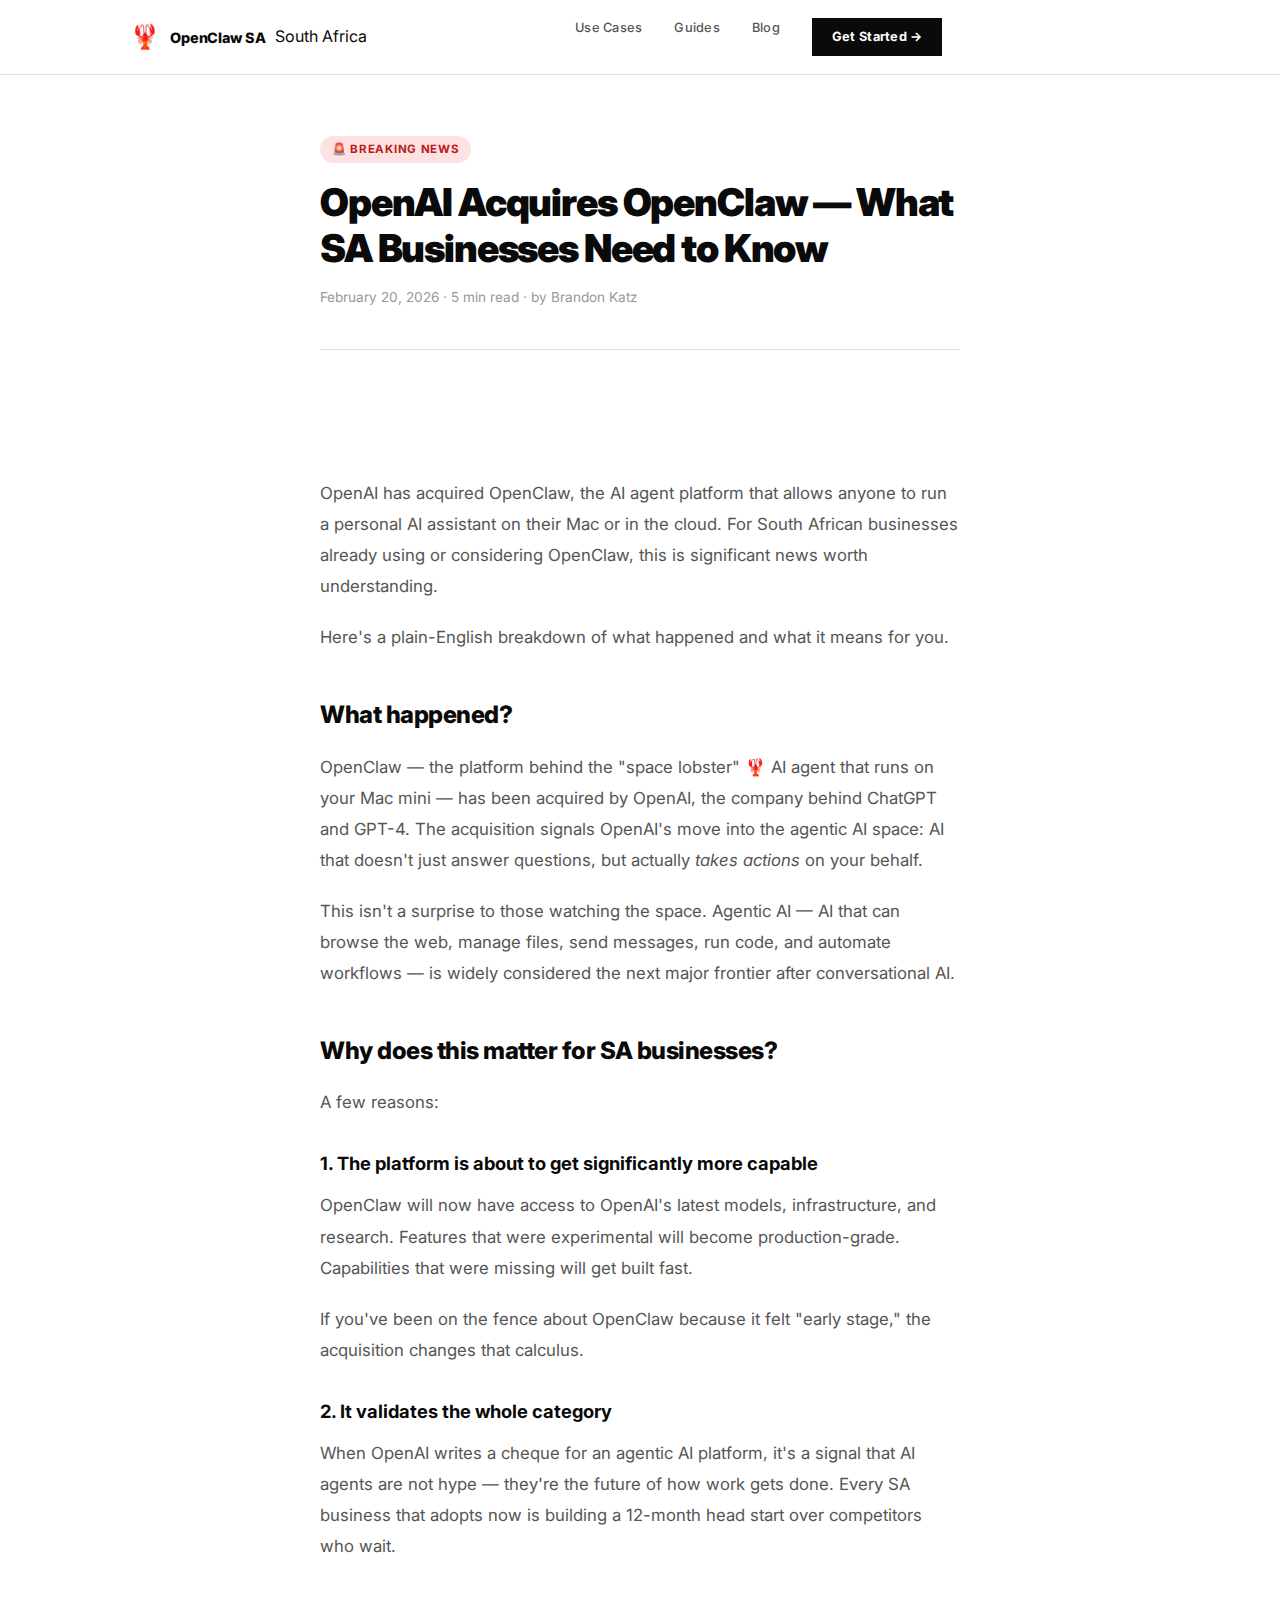
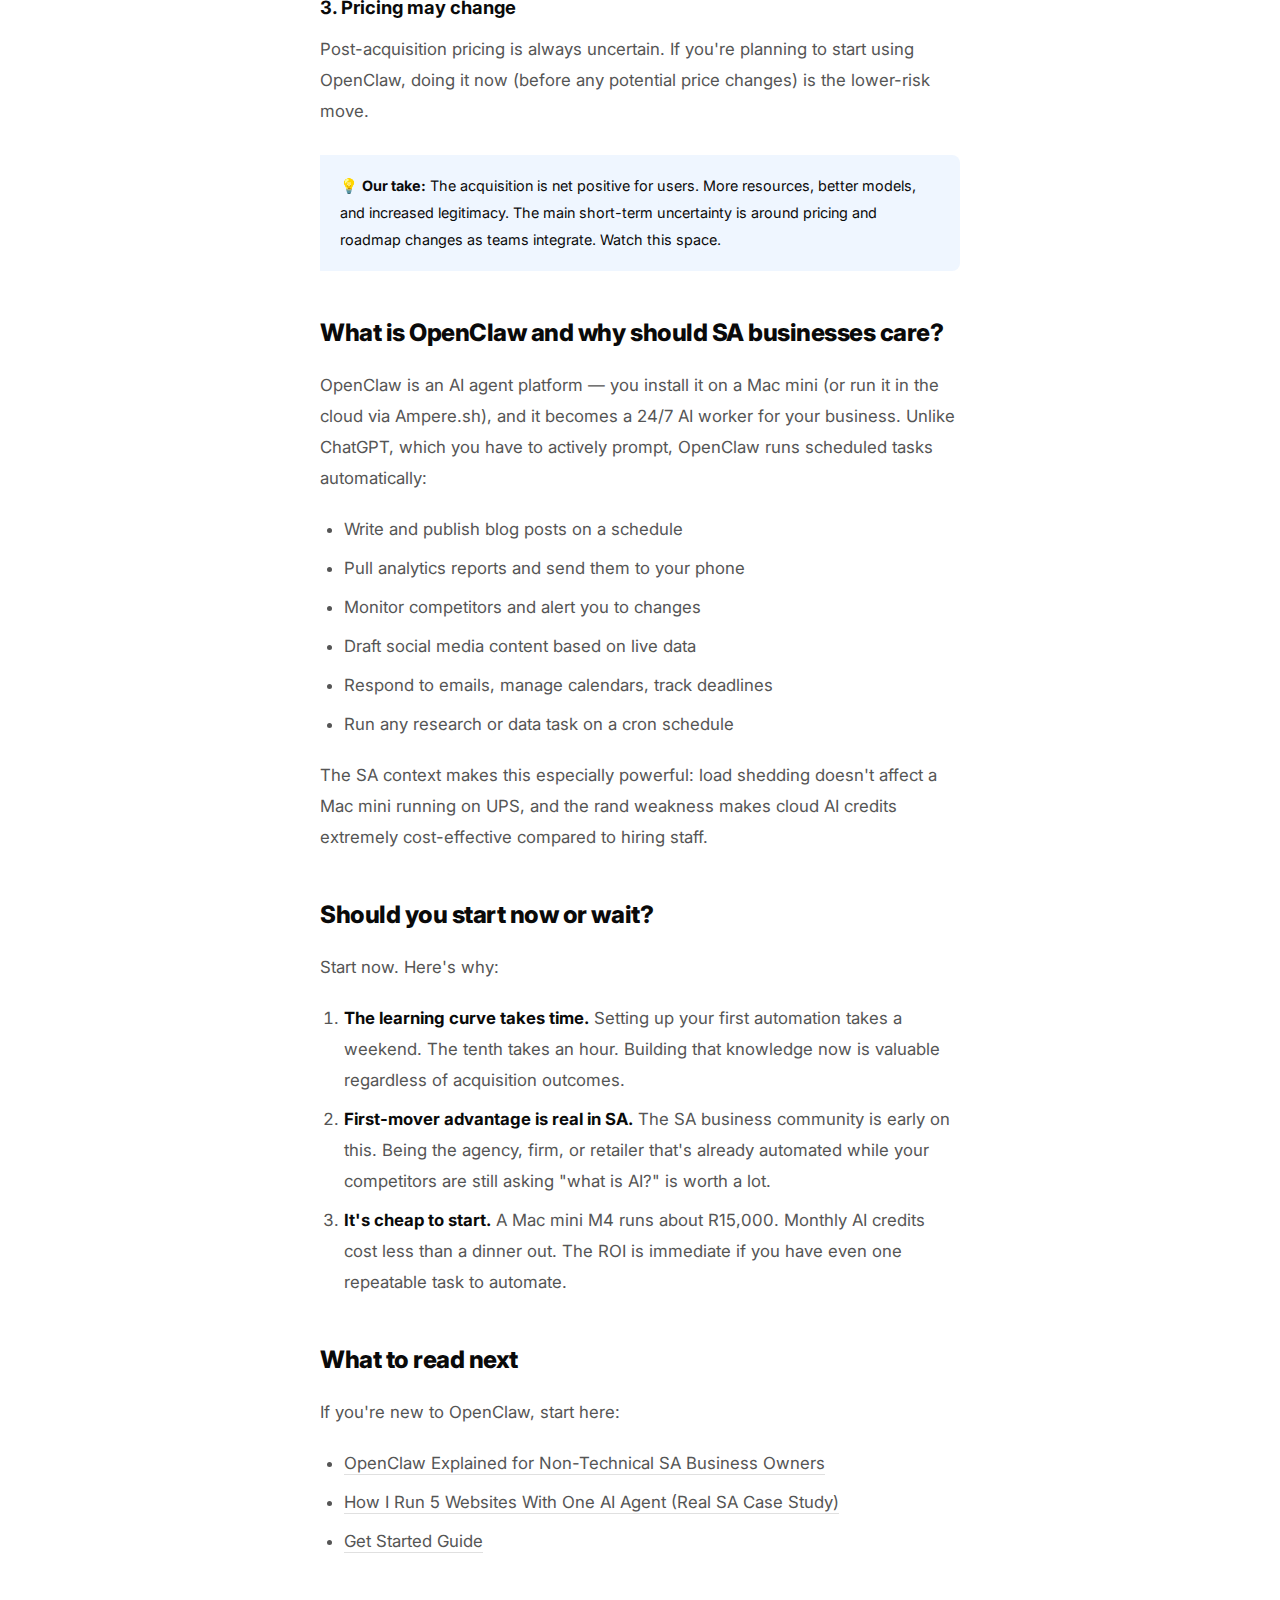
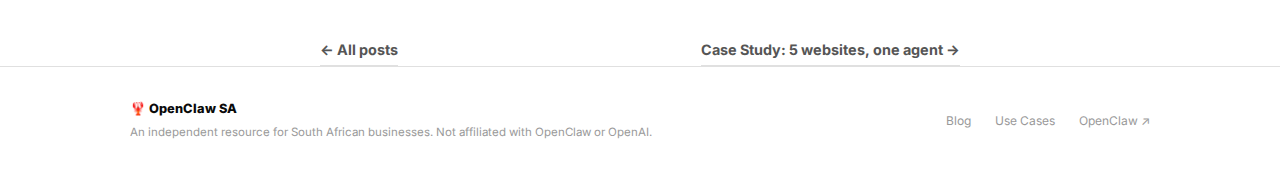
<file: blog/openai-acquires-openclaw.html>
<!DOCTYPE html>
<html lang="en">
<head>
  <meta charset="UTF-8">
  <meta name="viewport" content="width=device-width, initial-scale=1.0">
  <title>OpenAI Acquires OpenClaw — What SA Businesses Need to Know | OpenClaw SA</title>
  <meta name="description" content="OpenAI has acquired OpenClaw, the AI agent platform. Here's what the acquisition means for South African businesses using or considering the platform.">
  <link rel="stylesheet" href="/style.css">
  <link rel="preconnect" href="https://fonts.googleapis.com">
  <link href="https://fonts.googleapis.com/css2?family=Inter:wght@400;500;600;700;800;900&display=swap" rel="stylesheet">
  <style>
    .post-header { padding: 60px 0 40px; border-bottom: 1px solid var(--border); margin-bottom: 40px; }
    .post-tag { display: inline-block; background: #fee2e2; color: #b91c1c; font-size: 0.72rem; font-weight: 700; padding: 4px 12px; border-radius: 100px; text-transform: uppercase; letter-spacing: 0.06em; margin-bottom: 16px; }
    .post-title { font-size: 2.4rem; font-weight: 900; line-height: 1.2; margin-bottom: 16px; }
    .post-meta { font-size: 0.85rem; color: var(--text3); }
    .post-body { font-size: 1.05rem; line-height: 1.85; color: var(--text2); }
    .post-body h2 { font-size: 1.5rem; font-weight: 800; color: var(--text); margin: 40px 0 14px; }
    .post-body h3 { font-size: 1.15rem; font-weight: 700; color: var(--text); margin: 28px 0 10px; }
    .post-body p { margin-bottom: 20px; }
    .post-body ul, .post-body ol { padding-left: 24px; margin-bottom: 20px; }
    .post-body li { margin-bottom: 8px; }
    .post-body strong { color: var(--text); }
    .post-body a { color: var(--accent); }
    .callout { background: #eff6ff; border-left: 4px solid var(--accent); border-radius: 0 8px 8px 0; padding: 18px 20px; margin: 28px 0; }
    .callout p { margin: 0; color: var(--text); }
    .post-nav { border-top: 1px solid var(--border); padding-top: 32px; margin-top: 48px; display: flex; justify-content: space-between; }
    .post-nav a { font-weight: 700; font-size: 0.9rem; }
  </style>
</head>
<body>

  <header class="site-header">
    <div class="container">
      <div class="header-inner">
        <a href="/" class="brand">
          <span style="font-size:1.5rem;">🦞</span>
          <span class="brand-name">OpenClaw SA</span>
          <span class="brand-tag">South Africa</span>
        </a>
        <nav class="header-nav">
          <a href="/use-cases.html" class="nav-link">Use Cases</a>
          <a href="/guides.html" class="nav-link">Guides</a>
          <a href="/blog/index.html" class="nav-link">Blog</a>
          <a href="/get-started.html" class="nav-cta">Get Started →</a>
        </nav>
      </div>
    </div>
  </header>

  <main>
    <div class="container-sm">
      <div class="post-header">
        <div class="post-tag">🚨 Breaking News</div>
        <h1 class="post-title">OpenAI Acquires OpenClaw — What SA Businesses Need to Know</h1>
        <div class="post-meta">February 20, 2026 · 5 min read · by Brandon Katz</div>
      </div>

      <div class="post-body">
        <p>OpenAI has acquired OpenClaw, the AI agent platform that allows anyone to run a personal AI assistant on their Mac or in the cloud. For South African businesses already using or considering OpenClaw, this is significant news worth understanding.</p>

        <p>Here's a plain-English breakdown of what happened and what it means for you.</p>

        <h2>What happened?</h2>
        <p>OpenClaw — the platform behind the "space lobster" 🦞 AI agent that runs on your Mac mini — has been acquired by OpenAI, the company behind ChatGPT and GPT-4. The acquisition signals OpenAI's move into the agentic AI space: AI that doesn't just answer questions, but actually <em>takes actions</em> on your behalf.</p>

        <p>This isn't a surprise to those watching the space. Agentic AI — AI that can browse the web, manage files, send messages, run code, and automate workflows — is widely considered the next major frontier after conversational AI.</p>

        <h2>Why does this matter for SA businesses?</h2>

        <p>A few reasons:</p>

        <h3>1. The platform is about to get significantly more capable</h3>
        <p>OpenClaw will now have access to OpenAI's latest models, infrastructure, and research. Features that were experimental will become production-grade. Capabilities that were missing will get built fast.</p>

        <p>If you've been on the fence about OpenClaw because it felt "early stage," the acquisition changes that calculus.</p>

        <h3>2. It validates the whole category</h3>
        <p>When OpenAI writes a cheque for an agentic AI platform, it's a signal that AI agents are not hype — they're the future of how work gets done. Every SA business that adopts now is building a 12-month head start over competitors who wait.</p>

        <h3>3. Pricing may change</h3>
        <p>Post-acquisition pricing is always uncertain. If you're planning to start using OpenClaw, doing it now (before any potential price changes) is the lower-risk move.</p>

        <div class="callout">
          <p>💡 <strong>Our take:</strong> The acquisition is net positive for users. More resources, better models, and increased legitimacy. The main short-term uncertainty is around pricing and roadmap changes as teams integrate. Watch this space.</p>
        </div>

        <h2>What is OpenClaw and why should SA businesses care?</h2>
        <p>OpenClaw is an AI agent platform — you install it on a Mac mini (or run it in the cloud via Ampere.sh), and it becomes a 24/7 AI worker for your business. Unlike ChatGPT, which you have to actively prompt, OpenClaw runs scheduled tasks automatically:</p>

        <ul>
          <li>Write and publish blog posts on a schedule</li>
          <li>Pull analytics reports and send them to your phone</li>
          <li>Monitor competitors and alert you to changes</li>
          <li>Draft social media content based on live data</li>
          <li>Respond to emails, manage calendars, track deadlines</li>
          <li>Run any research or data task on a cron schedule</li>
        </ul>

        <p>The SA context makes this especially powerful: load shedding doesn't affect a Mac mini running on UPS, and the rand weakness makes cloud AI credits extremely cost-effective compared to hiring staff.</p>

        <h2>Should you start now or wait?</h2>
        <p>Start now. Here's why:</p>

        <ol>
          <li><strong>The learning curve takes time.</strong> Setting up your first automation takes a weekend. The tenth takes an hour. Building that knowledge now is valuable regardless of acquisition outcomes.</li>
          <li><strong>First-mover advantage is real in SA.</strong> The SA business community is early on this. Being the agency, firm, or retailer that's already automated while your competitors are still asking "what is AI?" is worth a lot.</li>
          <li><strong>It's cheap to start.</strong> A Mac mini M4 runs about R15,000. Monthly AI credits cost less than a dinner out. The ROI is immediate if you have even one repeatable task to automate.</li>
        </ol>

        <h2>What to read next</h2>
        <p>If you're new to OpenClaw, start here:</p>
        <ul>
          <li><a href="/blog/openclaw-for-beginners.html">OpenClaw Explained for Non-Technical SA Business Owners</a></li>
          <li><a href="/blog/5-websites-one-ai-agent.html">How I Run 5 Websites With One AI Agent (Real SA Case Study)</a></li>
          <li><a href="/get-started.html">Get Started Guide</a></li>
        </ul>

        <div class="post-nav">
          <a href="/blog/index.html">← All posts</a>
          <a href="/blog/5-websites-one-ai-agent.html">Case Study: 5 websites, one agent →</a>
        </div>
      </div>
    </div>
  </main>

  <footer class="site-footer">
    <div class="container">
      <div class="footer-inner">
        <div>
          <div class="footer-brand">🦞 OpenClaw SA</div>
          <div class="footer-copy" style="margin-top:4px;">An independent resource for South African businesses. Not affiliated with OpenClaw or OpenAI.</div>
        </div>
        <div class="footer-links">
          <a href="/blog/index.html">Blog</a>
          <a href="/use-cases.html">Use Cases</a>
          <a href="https://openclaw.ai" target="_blank" rel="noopener">OpenClaw ↗</a>
        </div>
      </div>
    </div>
  </footer>

</body>
</html>
</file>
<file: style.css>
:root {
  --black: #0a0a0a;
  --white: #ffffff;
  --gray: #f5f5f5;
  --mid: #e0e0e0;
  --text: #0a0a0a;
  --text2: #555555;
  --text3: #999999;
}

* { box-sizing: border-box; margin: 0; padding: 0; }
html { scroll-behavior: smooth; }
body { font-family: 'Inter', -apple-system, sans-serif; background: var(--white); color: var(--text); line-height: 1.6; -webkit-font-smoothing: antialiased; }
a { color: inherit; text-decoration: none; }
img { max-width: 100%; display: block; }

.container { max-width: 1100px; margin: 0 auto; padding: 0 40px; }
.container-sm { max-width: 720px; margin: 0 auto; padding: 0 40px; }

/* ── Header ── */
.site-header { border-bottom: 1px solid var(--mid); background: white; position: sticky; top: 0; z-index: 100; }
.header-inner { display: grid; grid-template-columns: auto 1fr auto; align-items: center; padding: 18px 0; gap: 40px; }
.brand { display: flex; align-items: center; gap: 10px; }
.brand-logo { width: 28px; height: 28px; background: var(--black); border-radius: 4px; display: flex; align-items: center; justify-content: center; color: white; font-size: 0.8rem; font-weight: 900; }
.brand-name { font-size: 0.9rem; font-weight: 800; letter-spacing: -0.01em; }
.brand-sub { font-size: 0.7rem; font-weight: 500; color: var(--text3); letter-spacing: 0.08em; text-transform: uppercase; }
.header-nav { display: flex; justify-content: center; gap: 32px; }
.nav-link { font-size: 0.8rem; font-weight: 500; color: var(--text2); letter-spacing: 0.02em; transition: color 0.15s; }
.nav-link:hover { color: var(--black); }
.header-right { display: flex; align-items: center; gap: 16px; }
.nav-cta { background: var(--black); color: white; padding: 9px 20px; font-size: 0.8rem; font-weight: 700; letter-spacing: 0.02em; transition: opacity 0.15s; }
.nav-cta:hover { opacity: 0.8; }

/* ── News strip ── */
.news-strip { background: var(--black); color: white; padding: 10px 0; text-align: center; font-size: 0.78rem; letter-spacing: 0.02em; }
.news-strip a { color: #aaa; text-decoration: underline; margin-left: 8px; }
.news-strip a:hover { color: white; }

/* ── Hero ── */
.hero { display: grid; grid-template-columns: 1fr 1fr; min-height: 92vh; }
.hero-left { padding: 80px 60px 80px 40px; display: flex; flex-direction: column; justify-content: center; border-right: 1px solid var(--mid); }
.hero-eyebrow { font-size: 0.7rem; font-weight: 700; text-transform: uppercase; letter-spacing: 0.12em; color: var(--text3); margin-bottom: 28px; }
.hero h1 { font-size: 3.4rem; font-weight: 900; line-height: 1.08; letter-spacing: -0.03em; margin-bottom: 24px; }
.hero-desc { font-size: 0.95rem; color: var(--text2); line-height: 1.8; max-width: 420px; margin-bottom: 40px; }
.hero-actions { display: flex; gap: 12px; align-items: center; }
.btn-black { background: var(--black); color: white; padding: 13px 26px; font-size: 0.85rem; font-weight: 700; letter-spacing: 0.02em; display: inline-block; transition: opacity 0.15s; }
.btn-black:hover { opacity: 0.75; }
.btn-ghost { color: var(--text2); font-size: 0.85rem; font-weight: 600; border-bottom: 1px solid var(--mid); padding-bottom: 2px; transition: color 0.15s, border-color 0.15s; }
.btn-ghost:hover { color: var(--black); border-color: var(--black); }
.hero-right { background: var(--black); display: flex; flex-direction: column; justify-content: center; padding: 60px; position: relative; overflow: hidden; }
.hero-terminal { }
.t-label { font-size: 0.65rem; font-weight: 700; text-transform: uppercase; letter-spacing: 0.1em; color: #555; margin-bottom: 20px; font-family: monospace; }
.t-block { margin-bottom: 28px; }
.t-time { font-size: 0.65rem; font-family: monospace; color: #444; margin-bottom: 8px; letter-spacing: 0.05em; }
.t-line { font-size: 0.82rem; font-family: monospace; color: #ccc; padding: 4px 0; display: flex; align-items: center; gap: 10px; }
.t-line .tick { color: #10b981; font-weight: 700; }
.t-line .dim { color: #555; }
.hero-stat { position: absolute; bottom: 40px; right: 40px; text-align: right; }
.hero-stat .num { font-size: 2.5rem; font-weight: 900; color: white; line-height: 1; }
.hero-stat .lbl { font-size: 0.65rem; text-transform: uppercase; letter-spacing: 0.1em; color: #555; margin-top: 4px; }

/* ── Section defaults ── */
.section { padding: 100px 0; }
.section.bg-gray { background: var(--gray); }
.section.bg-black { background: var(--black); color: white; }
.s-eyebrow { font-size: 0.65rem; font-weight: 700; text-transform: uppercase; letter-spacing: 0.12em; color: var(--text3); margin-bottom: 16px; }
.section.bg-black .s-eyebrow { color: #555; }
.s-title { font-size: 2.4rem; font-weight: 900; letter-spacing: -0.03em; line-height: 1.1; margin-bottom: 16px; }
.s-sub { font-size: 0.95rem; color: var(--text2); line-height: 1.8; max-width: 520px; margin-bottom: 48px; }
.section.bg-black .s-sub { color: #888; }

/* ── Split layout ── */
.split { display: grid; grid-template-columns: 1fr 1fr; gap: 0; }
.split-text { padding: 80px 60px 80px 0; }
.split-visual { padding: 60px; }
.split.reverse .split-text { padding: 80px 0 80px 60px; order: 2; }
.split.reverse .split-visual { order: 1; padding: 60px 60px 60px 0; }

/* ── Automations list ── */
.auto-table { width: 100%; border-collapse: collapse; }
.auto-table tr { border-bottom: 1px solid var(--mid); }
.section.bg-black .auto-table tr { border-bottom-color: #1a1a1a; }
.auto-table td { padding: 20px 0; vertical-align: top; font-size: 0.875rem; }
.auto-table td:first-child { width: 60px; }
.auto-table td:last-child { text-align: right; color: var(--text3); white-space: nowrap; padding-left: 16px; }
.auto-num { width: 32px; height: 32px; background: var(--gray); display: flex; align-items: center; justify-content: center; font-size: 0.7rem; font-weight: 700; color: var(--text3); }
.section.bg-black .auto-num { background: #1a1a1a; color: #555; }
.auto-name { font-weight: 700; font-size: 0.875rem; margin-bottom: 4px; }
.section.bg-black .auto-name { color: #e5e5e5; }
.auto-desc { font-size: 0.78rem; color: var(--text3); line-height: 1.6; }
.section.bg-black .auto-desc { color: #555; }

/* ── Use cases grid ── */
.cases-grid { display: grid; grid-template-columns: repeat(3, 1fr); border: 1px solid var(--mid); }
.case-item { padding: 36px; border-right: 1px solid var(--mid); border-bottom: 1px solid var(--mid); transition: background 0.2s; }
.case-item:hover { background: var(--gray); }
.case-item:nth-child(3n) { border-right: none; }
.case-num { font-size: 0.65rem; font-weight: 700; color: var(--text3); letter-spacing: 0.1em; margin-bottom: 20px; }
.case-industry { font-size: 1rem; font-weight: 800; letter-spacing: -0.01em; margin-bottom: 10px; }
.case-desc { font-size: 0.8rem; color: var(--text2); line-height: 1.7; margin-bottom: 16px; }
.case-saves { font-size: 0.72rem; font-weight: 700; color: var(--text3); }
.case-arrow { font-size: 0.8rem; margin-top: 16px; display: block; border-bottom: 1px solid var(--mid); display: inline; padding-bottom: 1px; }
.case-arrow:hover { border-color: var(--black); }

/* ── Blog ── */
.blog-grid { display: grid; grid-template-columns: repeat(3, 1fr); gap: 1px; background: var(--mid); border: 1px solid var(--mid); }
.blog-card { background: white; padding: 32px; text-decoration: none; color: inherit; transition: background 0.2s; display: block; }
.blog-card:hover { background: var(--gray); }
.blog-card-tag { font-size: 0.65rem; font-weight: 700; text-transform: uppercase; letter-spacing: 0.1em; color: var(--text3); margin-bottom: 16px; }
.blog-card-title { font-size: 1rem; font-weight: 800; line-height: 1.35; letter-spacing: -0.01em; margin-bottom: 12px; }
.blog-card-excerpt { font-size: 0.78rem; color: var(--text2); line-height: 1.7; }
.blog-card-meta { font-size: 0.68rem; color: var(--text3); margin-top: 20px; letter-spacing: 0.03em; }

/* ── Newsletter ── */
.newsletter-section { padding: 80px 0; border-top: 1px solid var(--mid); }
.newsletter-inner { display: grid; grid-template-columns: 1fr 1fr; gap: 60px; align-items: center; }
.newsletter-form { display: flex; gap: 0; }
.newsletter-input { flex: 1; border: 1px solid var(--mid); padding: 12px 16px; font-size: 0.85rem; outline: none; border-right: none; font-family: inherit; }
.newsletter-input:focus { border-color: var(--black); }
.newsletter-btn { background: var(--black); color: white; padding: 12px 24px; font-size: 0.85rem; font-weight: 700; border: none; cursor: pointer; font-family: inherit; transition: opacity 0.15s; }
.newsletter-btn:hover { opacity: 0.75; }
.newsletter-note { font-size: 0.72rem; color: var(--text3); margin-top: 10px; }

/* ── Footer ── */
.site-footer { border-top: 1px solid var(--mid); padding: 32px 0; }
.footer-inner { display: flex; justify-content: space-between; align-items: center; }
.footer-brand { font-size: 0.8rem; font-weight: 800; }
.footer-links { display: flex; gap: 24px; }
.footer-links a { font-size: 0.75rem; color: var(--text3); }
.footer-links a:hover { color: var(--black); }
.footer-copy { font-size: 0.72rem; color: var(--text3); }

/* ── Blog post ── */
.post-wrap { max-width: 680px; margin: 0 auto; padding: 64px 40px 100px; }
.post-back { font-size: 0.78rem; color: var(--text3); margin-bottom: 40px; display: block; }
.post-back:hover { color: var(--black); }
.post-tag { font-size: 0.65rem; font-weight: 700; text-transform: uppercase; letter-spacing: 0.1em; color: var(--text3); margin-bottom: 16px; }
.post-title { font-size: 2.6rem; font-weight: 900; line-height: 1.1; letter-spacing: -0.03em; margin-bottom: 20px; }
.post-meta { font-size: 0.78rem; color: var(--text3); padding-bottom: 40px; border-bottom: 1px solid var(--mid); margin-bottom: 48px; }
.post-body { font-size: 1rem; line-height: 1.85; color: #333; }
.post-body h2 { font-size: 1.6rem; font-weight: 900; letter-spacing: -0.02em; color: var(--black); margin: 52px 0 16px; }
.post-body h3 { font-size: 1.15rem; font-weight: 800; color: var(--black); margin: 36px 0 10px; }
.post-body p { margin-bottom: 22px; }
.post-body ul, .post-body ol { padding-left: 22px; margin-bottom: 22px; }
.post-body li { margin-bottom: 8px; }
.post-body strong { color: var(--black); font-weight: 700; }
.post-body a { border-bottom: 1px solid var(--mid); padding-bottom: 1px; transition: border-color 0.15s; }
.post-body a:hover { border-color: var(--black); }
.callout { background: var(--gray); padding: 20px 24px; margin: 32px 0; border-left: 3px solid var(--black); }
.callout p { margin: 0; font-size: 0.9rem; color: var(--black); }

/* ── Responsive ── */
@media (max-width: 900px) {
  .hero { grid-template-columns: 1fr; min-height: auto; }
  .hero-right { display: none; }
  .hero-left { padding: 60px 40px; border-right: none; }
  .hero h1 { font-size: 2.4rem; }
  .split { grid-template-columns: 1fr; }
  .split-text { padding: 48px 0 0; }
  .split.reverse .split-text { padding: 48px 0 0; order: 1; }
  .split.reverse .split-visual { order: 2; padding: 32px 0 0; }
  .cases-grid { grid-template-columns: 1fr; }
  .case-item:nth-child(3n) { border-right: 1px solid var(--mid); }
  .blog-grid { grid-template-columns: 1fr; }
  .newsletter-inner { grid-template-columns: 1fr; gap: 28px; }
  .header-nav { display: none; }
  .container { padding: 0 20px; }
  .container-sm { padding: 0 20px; }
  .post-wrap { padding: 40px 20px 80px; }
}
</file>
